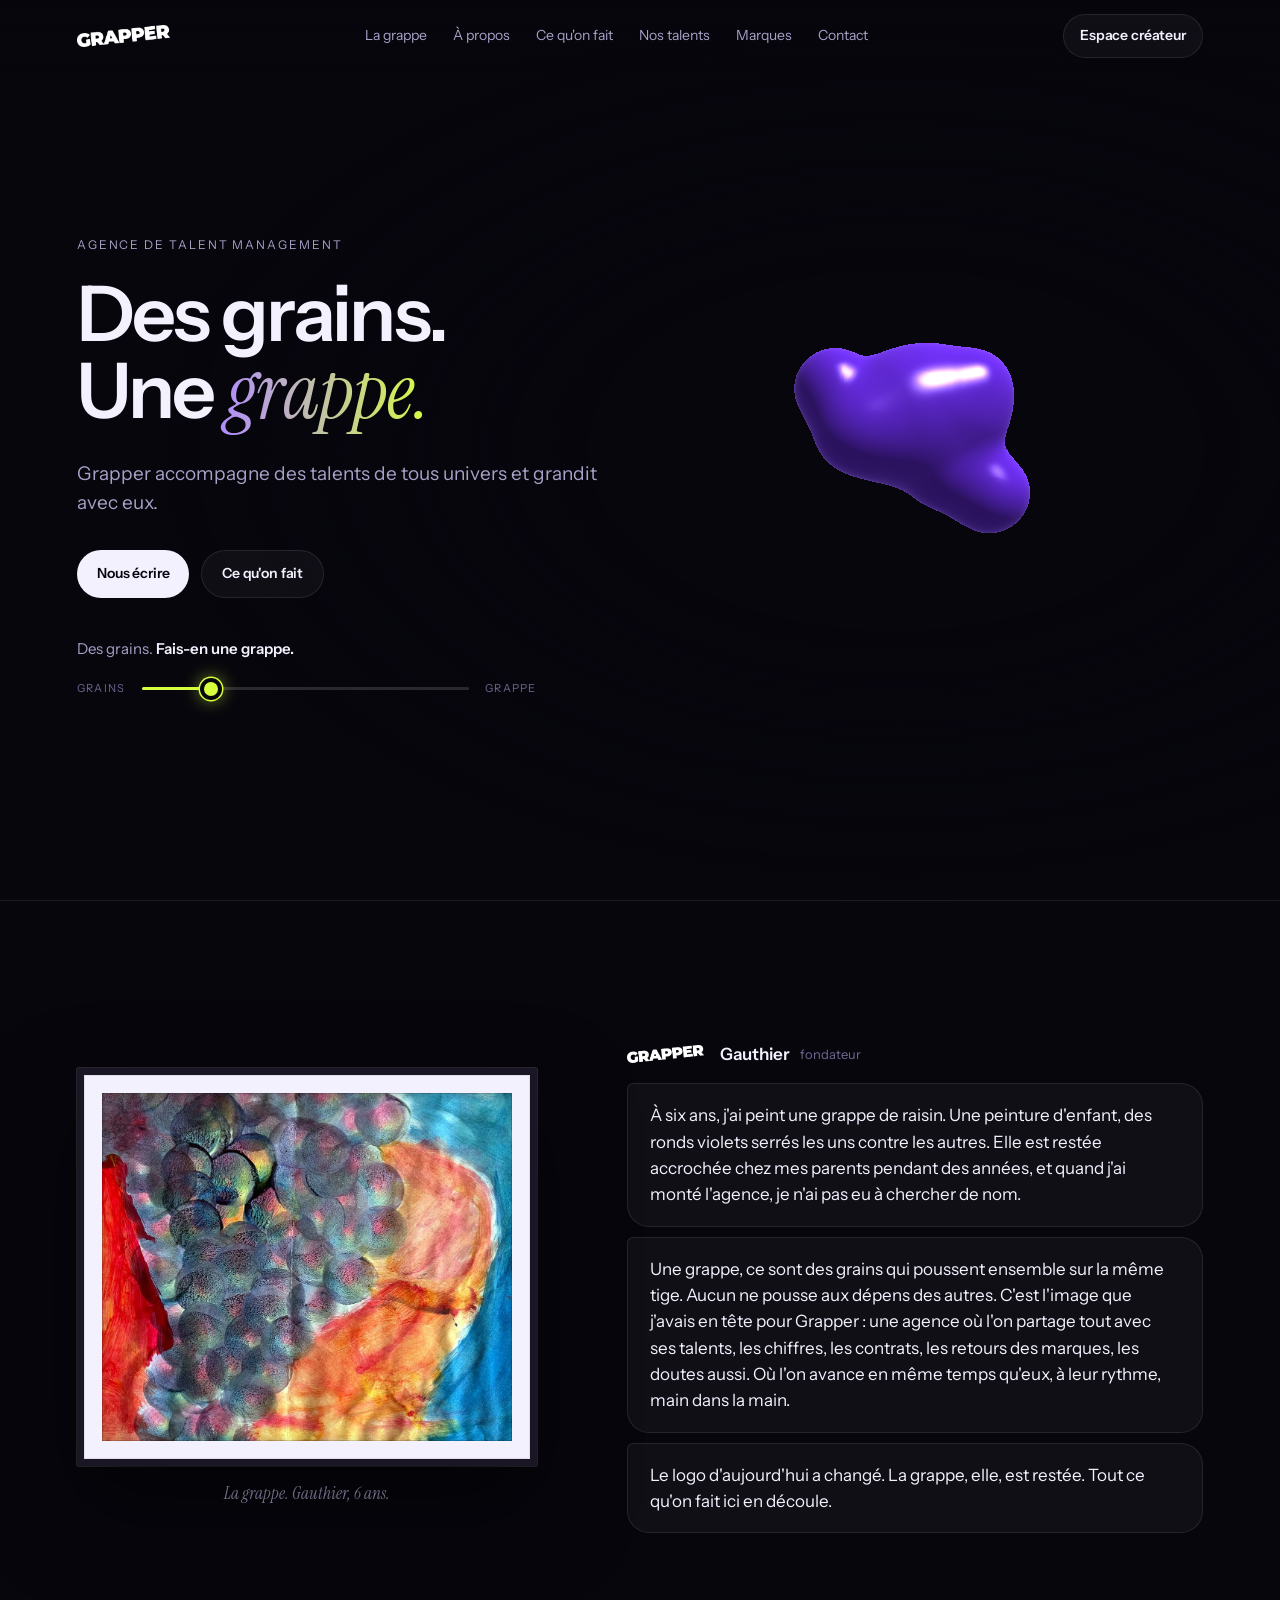
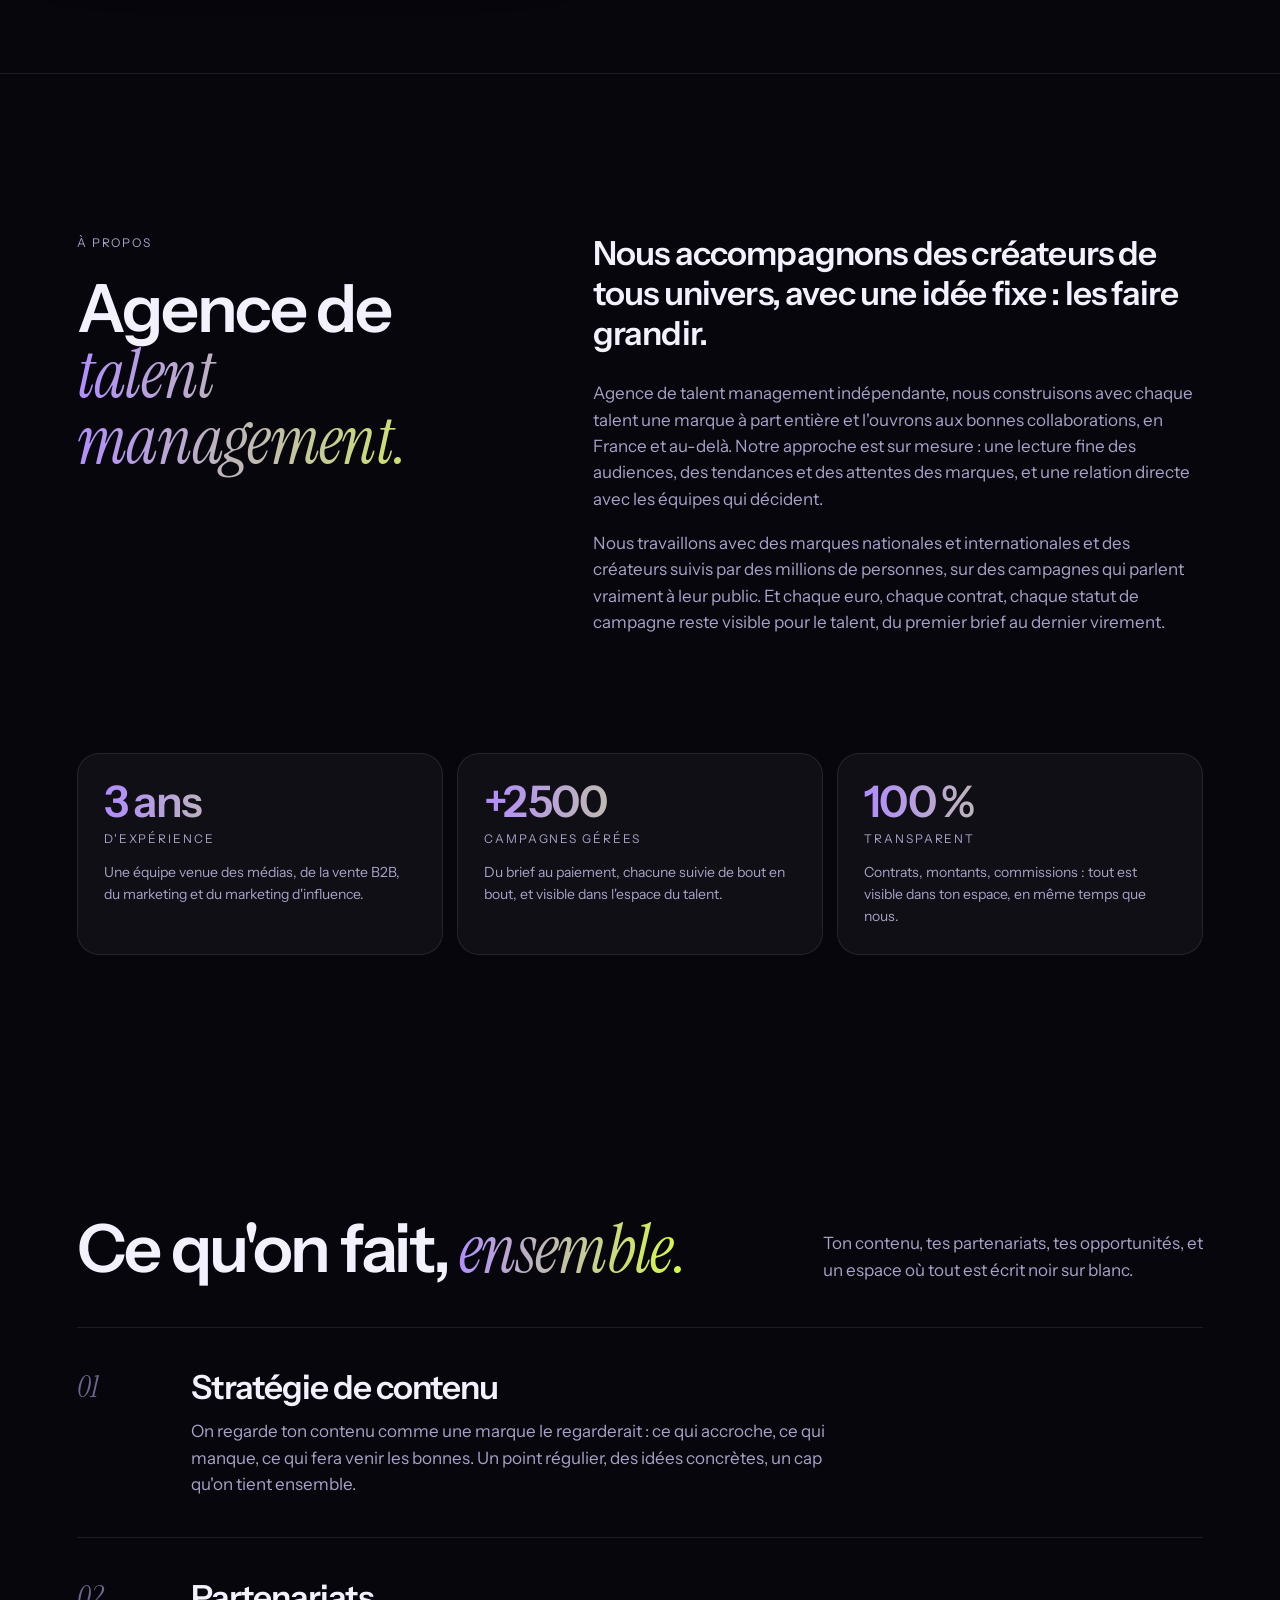
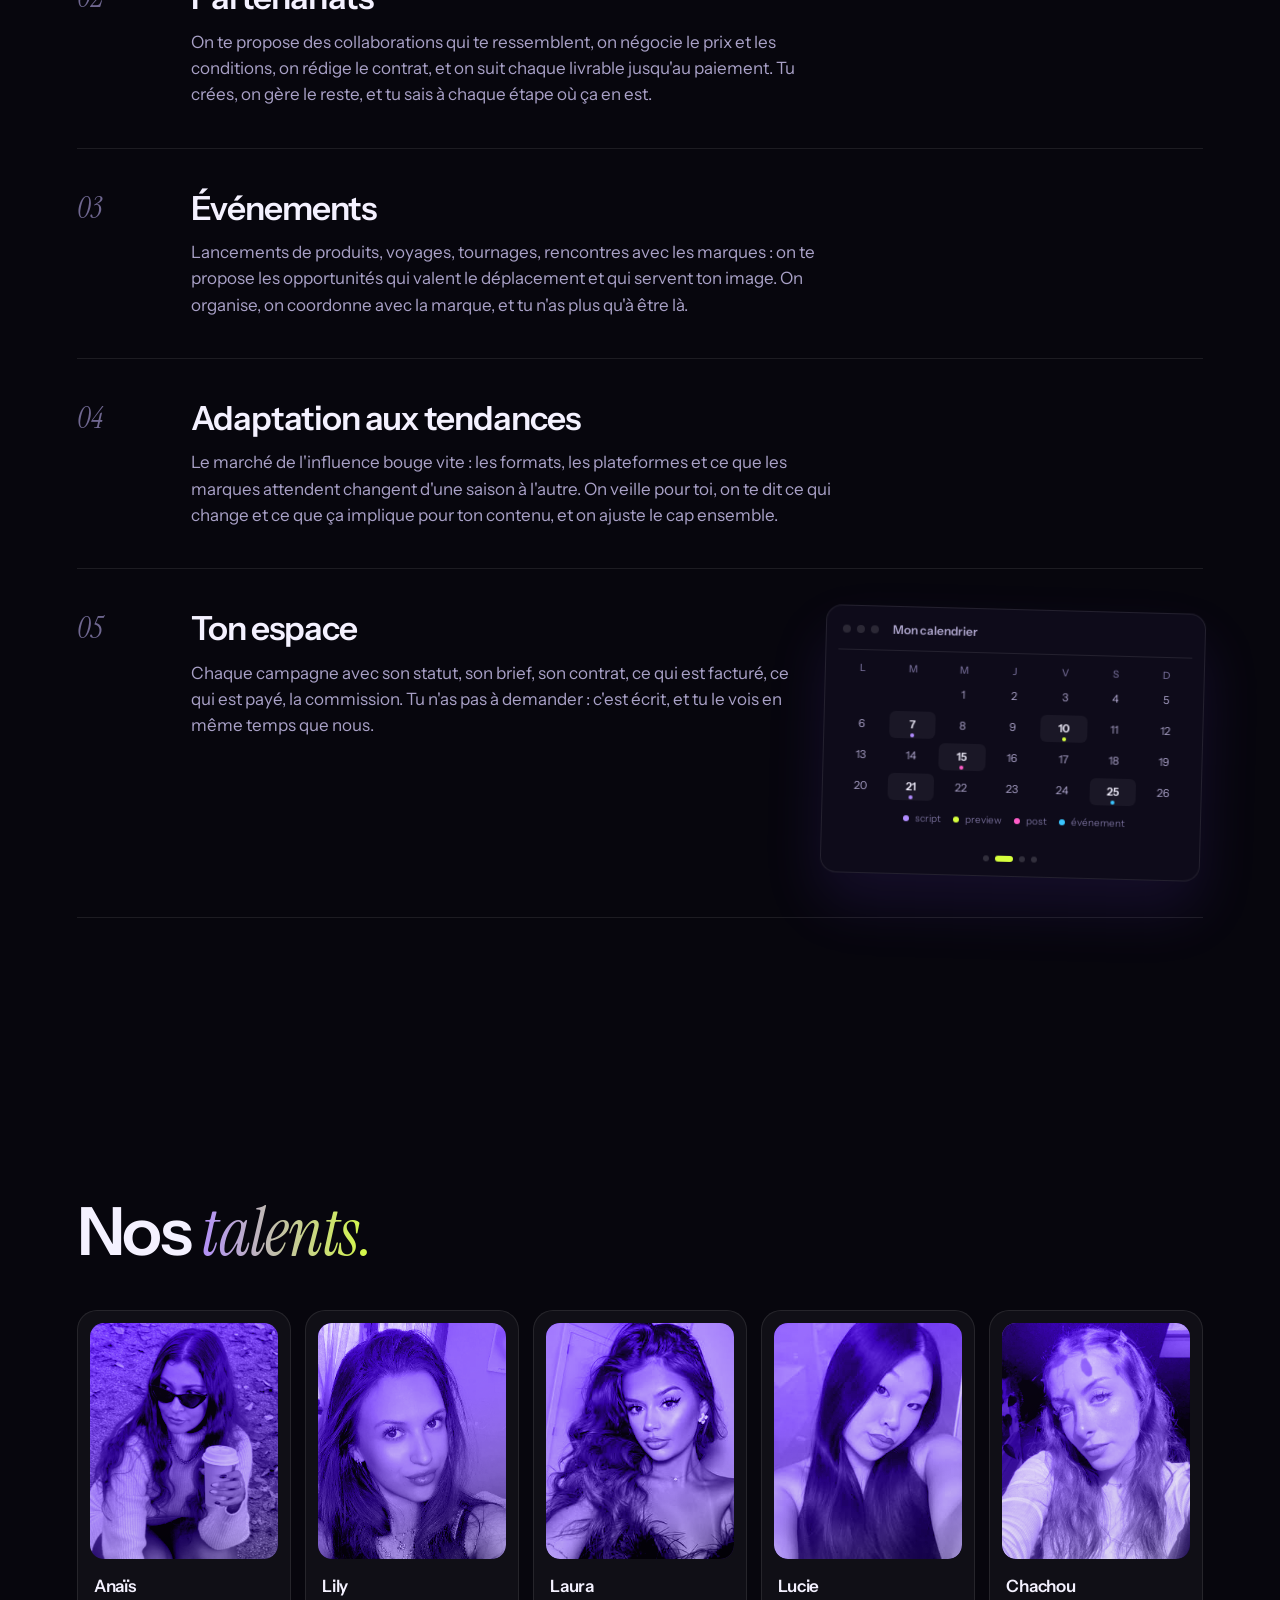
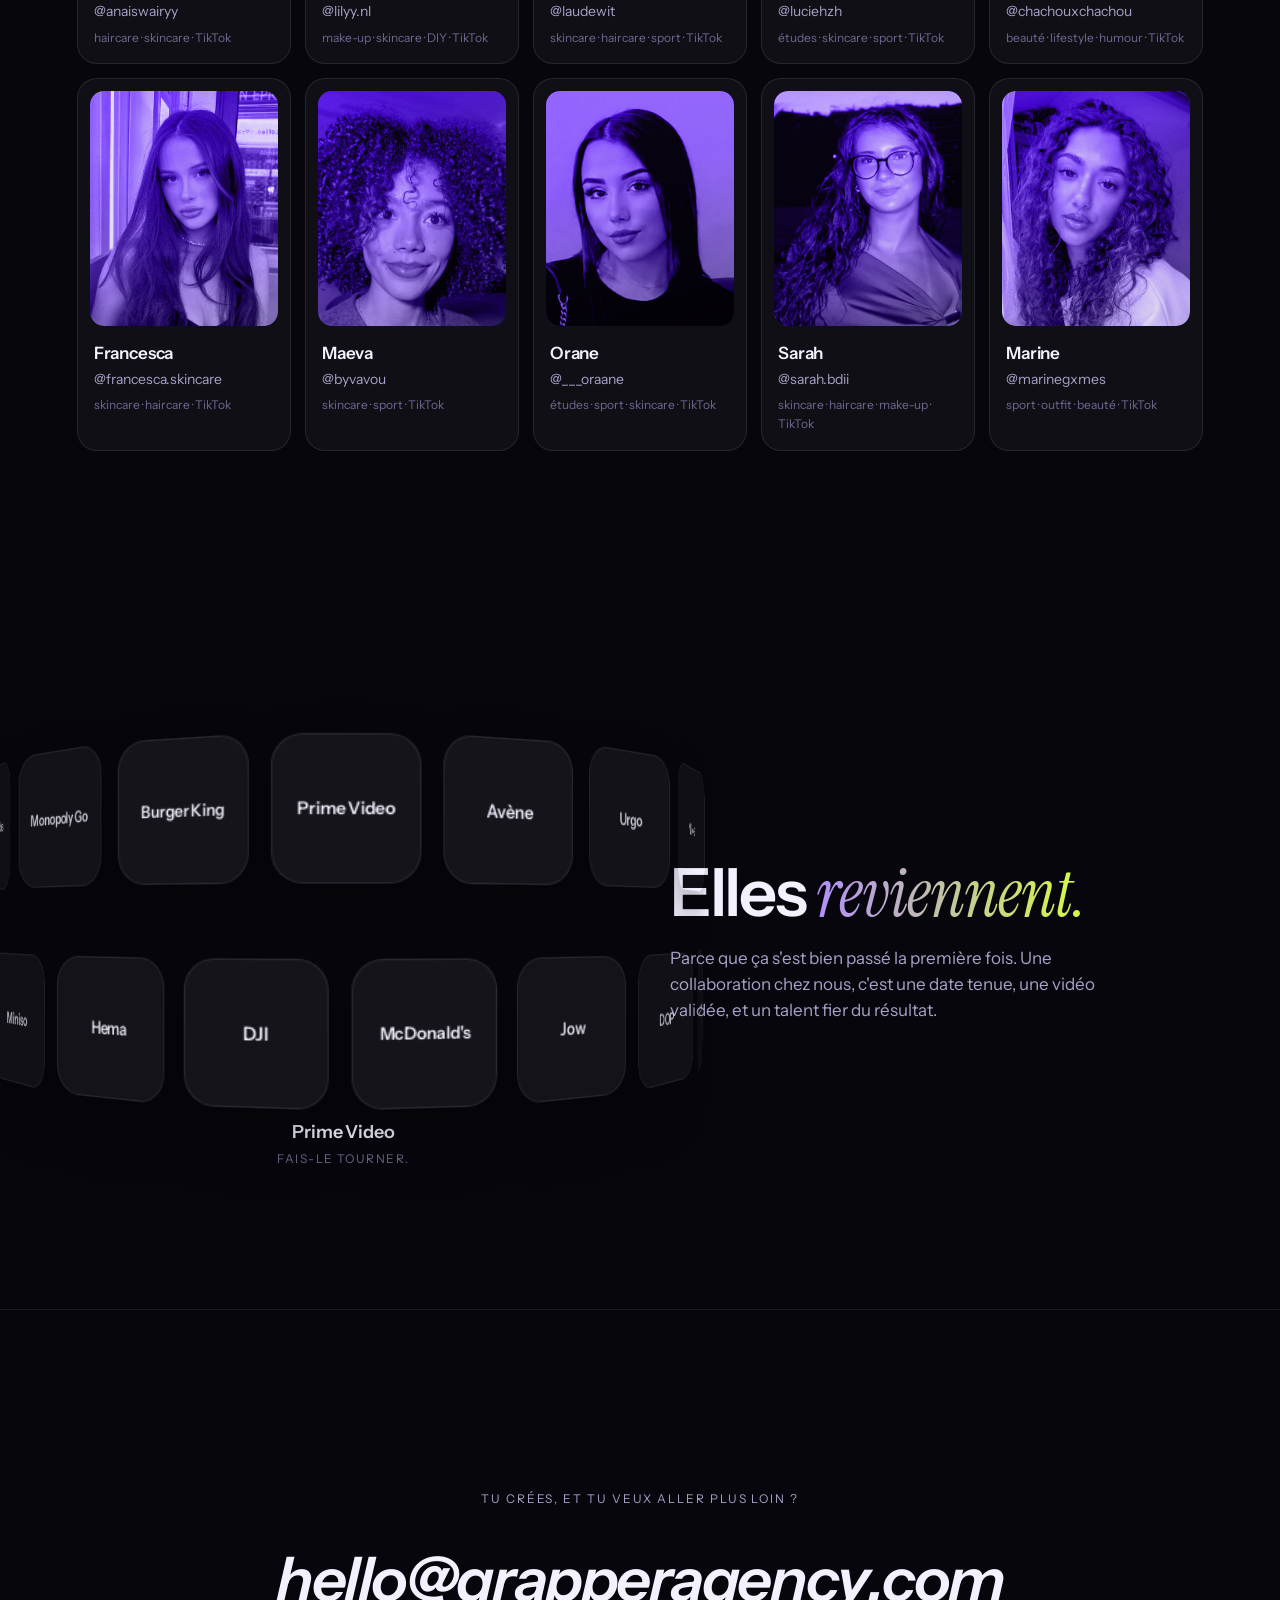
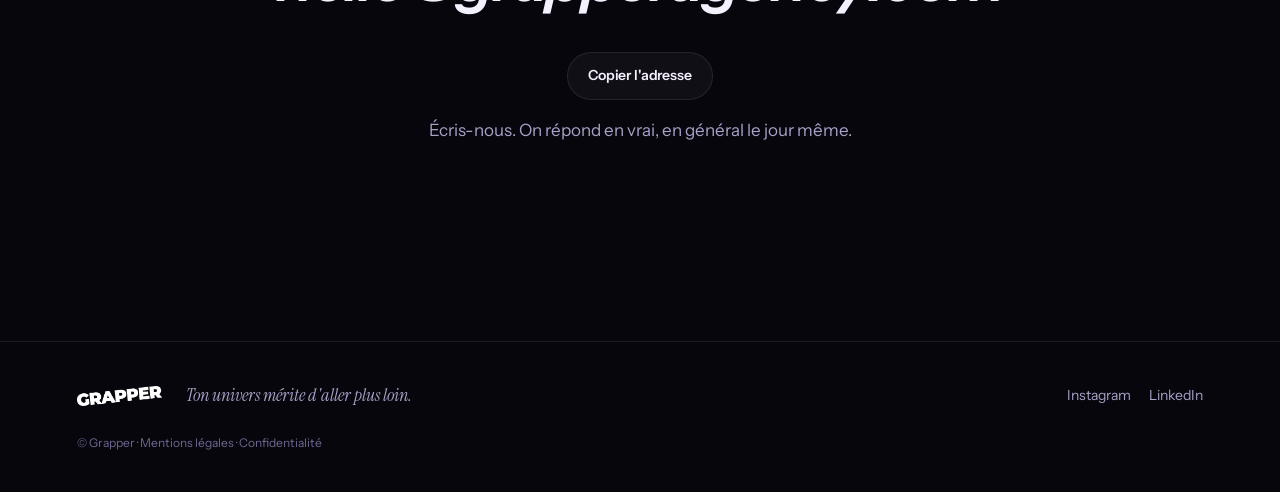
<file: index.html>
<!doctype html>
<html lang="fr">
<head>
<meta charset="utf-8">
<meta name="viewport" content="width=device-width, initial-scale=1">
<title>Grapper · Agence de talent management</title>
<meta name="description" content="Grapper est une agence de talent management. On accompagne des créateurs de contenu de tous univers : stratégie de contenu, partenariats avec les marques, événements, et un espace créateur pour tout suivre.">
<link rel="canonical" href="https://grapperagency.com/">
<meta name="theme-color" content="#07060d">
<link rel="icon" href="logo.png">
<link rel="apple-touch-icon" href="logo.png">
<meta property="og:type" content="website">
<meta property="og:site_name" content="Grapper">
<meta property="og:locale" content="fr_FR">
<meta property="og:url" content="https://grapperagency.com/">
<meta property="og:title" content="Grapper · Agence de talent management">
<meta property="og:description" content="Des grains. Une grappe. Grapper accompagne des talents de tous univers et grandit avec eux.">
<meta property="og:image" content="https://grapperagency.com/og.jpg?v=1790331604">
<meta property="og:image:width" content="1200">
<meta property="og:image:height" content="630">
<meta property="og:image:alt" content="Grapper, agence de talent management. Des grains, une grappe.">
<meta name="twitter:card" content="summary_large_image">
<meta name="twitter:title" content="Grapper · Agence de talent management">
<meta name="twitter:description" content="Des grains. Une grappe. Grapper accompagne des talents de tous univers et grandit avec eux.">
<meta name="twitter:image" content="https://grapperagency.com/og.jpg?v=1790331604">
<script type="application/ld+json">
{
  "@context": "https://schema.org",
  "@type": "Organization",
  "name": "Grapper",
  "alternateName": "Grapper Agency",
  "legalName": "GRAPPER ENTERPRISES S.L.",
  "url": "https://grapperagency.com/",
  "logo": "https://grapperagency.com/logo.png",
  "image": "https://grapperagency.com/og.jpg",
  "description": "Agence de talent management. Grapper accompagne des créateurs de contenu de tous univers et grandit avec eux.",
  "email": "hello@grapperagency.com",
  "founder": { "@type": "Person", "name": "Gauthier Radouan" },
  "address": {
    "@type": "PostalAddress",
    "streetAddress": "Calle Calabria 149",
    "postalCode": "08015",
    "addressLocality": "Barcelona",
    "addressCountry": "ES"
  },
  "sameAs": [
    "https://www.instagram.com/grapperagency/",
    "https://www.linkedin.com/company/grapper-agency/"
  ]
}
</script>
<link rel="preconnect" href="https://fonts.googleapis.com">
<link rel="preconnect" href="https://fonts.gstatic.com" crossorigin>
<link href="https://fonts.googleapis.com/css2?family=Instrument+Sans:ital,wght@0,400;0,500;0,600;0,700;1,400&family=Instrument+Serif:ital@0;1&display=swap" rel="stylesheet">
<link rel="stylesheet" href="style.css?v=1790328348">
</head>
<body>

<header class="tete">
  <a href="#haut" class="marque"><img src="logo-lettres.png" alt="Grapper" class="marque-lettres"></a>
  <nav class="tete-liens">
    <a href="#grappe-histoire">La grappe</a>
    <a href="#apropos">À propos</a>
    <a href="#services">Ce qu'on fait</a>
    <a href="#creatrices">Nos talents</a>
    <a href="#marques">Marques</a>
    <a href="#contact">Contact</a>
  </nav>
  <div class="tete-droite">
    <a class="bouton bouton-clair aimant" href="https://app.grapperagency.com"><span>Espace créateur</span></a>
    <button class="bouton-menu" id="ouvrir-menu" aria-expanded="false" aria-controls="menu"><span></span><span></span></button>
  </div>
</header>

<nav class="menu" id="menu" aria-hidden="true">
  <a href="#grappe-histoire" data-ferme>La grappe</a>
  <a href="#apropos" data-ferme>À propos</a>
  <a href="#services" data-ferme>Ce qu'on fait</a>
  <a href="#creatrices" data-ferme>Nos talents</a>
  <a href="#marques" data-ferme>Les marques</a>
  <a href="#contact" data-ferme>Écrire</a>
  <a href="https://app.grapperagency.com">Espace créateur</a>
</nav>

<main id="haut">

  <section class="hero">
    <div class="matiere" aria-hidden="true"><div class="goo"><canvas id="grappe"></canvas></div></div>
    <div class="hero-int">
      <p class="sur-titre reveal">Agence de Talent Management</p>
      <h1 class="lignes">
        <span class="ligne"><span>Des grains.</span></span>
        <span class="ligne"><span>Une <em>grappe.</em></span></span>
      </h1>
      <p class="hero-texte reveal">Grapper accompagne des talents de tous univers et grandit avec eux.</p>
      <div class="hero-actions reveal">
        <a href="#contact" class="bouton bouton-plein aimant"><span>Nous écrire</span></a>
        <a href="#services" class="bouton bouton-ligne aimant"><span>Ce qu'on fait</span></a>
      </div>
      <div class="reunir reveal" id="reunir">
        <p class="reunir-mot" id="reunir-mot">Des grains. <b>Fais-en une grappe.</b></p>
        <label class="cohesion">
          <span>grains</span>
          <input type="range" id="cohesion" min="0" max="100" value="0" autocomplete="off" aria-label="Faire pousser la grappe">
          <span>grappe</span>
        </label>
      </div>
    </div>
  </section>

  <!-- La grappe : l'histoire, dite par Gauthier -->
  <section class="grappe" id="grappe-histoire">
    <figure class="tableau reveal">
      <div class="tableau-cadre"><img src="photos/grappe.jpg" alt="La grappe peinte par Gauthier à six ans" onerror="this.parentElement.classList.add('vide'); this.remove()"><span class="tableau-vide">la peinture, bientôt ici</span></div>
      <figcaption>La grappe. Gauthier, 6 ans.</figcaption>
    </figure>
    <div class="parole">
      <div class="parole-tete reveal"><img src="logo-lettres.png" alt="Grapper" class="marque-lettres"><b>Gauthier</b><span>fondateur</span></div>
      <div class="bulle reveal"><p>À six ans, j'ai peint une grappe de raisin. Une peinture d'enfant, des ronds violets serrés les uns contre les autres. Elle est restée accrochée chez mes parents pendant des années, et quand j'ai monté l'agence, je n'ai pas eu à chercher de nom.</p></div>
      <div class="bulle reveal"><p>Une grappe, ce sont des grains qui poussent ensemble sur la même tige. Aucun ne pousse aux dépens des autres. C'est l'image que j'avais en tête pour Grapper : une agence où l'on partage tout avec ses talents, les chiffres, les contrats, les retours des marques, les doutes aussi. Où l'on avance en même temps qu'eux, à leur rythme, main dans la main.</p></div>
      <div class="bulle reveal"><p>Le logo d'aujourd'hui a changé. La grappe, elle, est restée. Tout ce qu'on fait ici en découle.</p></div>
    </div>
  </section>

  <!-- À propos -->
  <section class="apropos" id="apropos">
    <div class="apropos-tete">
      <p class="sur-titre reveal">À propos</p>
      <h2 class="reveal">Agence de <em>talent management.</em></h2>
    </div>
    <div class="apropos-texte">
      <p class="apropos-grand reveal">Nous accompagnons des créateurs de tous univers, avec une idée fixe : les faire grandir.</p>
      <p class="reveal">Agence de talent management indépendante, nous construisons avec chaque talent une marque à part entière et l'ouvrons aux bonnes collaborations, en France et au-delà. Notre approche est sur mesure : une lecture fine des audiences, des tendances et des attentes des marques, et une relation directe avec les équipes qui décident.</p>
      <p class="reveal">Nous travaillons avec des marques nationales et internationales et des créateurs suivis par des millions de personnes, sur des campagnes qui parlent vraiment à leur public. Et chaque euro, chaque contrat, chaque statut de campagne reste visible pour le talent, du premier brief au dernier virement.</p>
    </div>
    <ul class="chiffres">
      <li class="reveal"><b data-compte="3" data-suffixe=" ans">3 ans</b><span class="chiffre-titre">d'expérience</span><p>Une équipe venue des médias, de la vente B2B, du marketing et du marketing d'influence.</p></li>
      <li class="reveal"><b data-compte="2500" data-prefixe="+">+2 500</b><span class="chiffre-titre">campagnes gérées</span><p>Du brief au paiement, chacune suivie de bout en bout, et visible dans l'espace du talent.</p></li>
      <li class="reveal"><b>100 %</b><span class="chiffre-titre">transparent</span><p>Contrats, montants, commissions : tout est visible dans ton espace, en même temps que nous.</p></li>
    </ul>
  </section>

  <!-- Ce qu'on fait : un bento -->
  <section class="section" id="services">
    <div class="section-tete">
      <h2 class="reveal">Ce qu'on fait, <em>ensemble.</em></h2>
      <p class="reveal">Ton contenu, tes partenariats, tes opportunités, et un espace où tout est écrit noir sur blanc.</p>
    </div>
    <ol class="piliers">
      <li class="pilier reveal">
        <span class="pilier-num">01</span>
        <div class="pilier-corps">
          <h3>Stratégie de contenu</h3>
          <p>On regarde ton contenu comme une marque le regarderait : ce qui accroche, ce qui manque, ce qui fera venir les bonnes. Un point régulier, des idées concrètes, un cap qu'on tient ensemble.</p>
        </div>
      </li>
      <li class="pilier reveal">
        <span class="pilier-num">02</span>
        <div class="pilier-corps">
          <h3>Partenariats</h3>
          <p>On te propose des collaborations qui te ressemblent, on négocie le prix et les conditions, on rédige le contrat, et on suit chaque livrable jusqu'au paiement. Tu crées, on gère le reste, et tu sais à chaque étape où ça en est.</p>
        </div>
      </li>
      <li class="pilier reveal">
        <span class="pilier-num">03</span>
        <div class="pilier-corps">
          <h3>Événements</h3>
          <p>Lancements de produits, voyages, tournages, rencontres avec les marques : on te propose les opportunités qui valent le déplacement et qui servent ton image. On organise, on coordonne avec la marque, et tu n'as plus qu'à être là.</p>
        </div>
      </li>
      <li class="pilier reveal">
        <span class="pilier-num">04</span>
        <div class="pilier-corps">
          <h3>Adaptation aux tendances</h3>
          <p>Le marché de l'influence bouge vite : les formats, les plateformes et ce que les marques attendent changent d'une saison à l'autre. On veille pour toi, on te dit ce qui change et ce que ça implique pour ton contenu, et on ajuste le cap ensemble.</p>
        </div>
      </li>
      <li class="pilier reveal espace">
        <span class="pilier-num">05</span>
        <div class="pilier-corps">
          <h3>Ton espace</h3>
          <p>Chaque campagne avec son statut, son brief, son contrat, ce qui est facturé, ce qui est payé, la commission. Tu n'as pas à demander : c'est écrit, et tu le vois en même temps que nous.</p>
        </div>
        <div class="apercu" aria-hidden="true" id="apercu">
          <div class="apercu-barre"><span></span><span></span><span></span><b id="apercu-titre">Mes campagnes</b></div>
          <div class="apercu-vues">
            <div class="apercu-vue actif" data-titre="Mes campagnes">
              <div class="apercu-ligne"><span>Marque A</span><i class="ok">Payée</i><em>2 400 €</em></div>
              <div class="apercu-ligne"><span>Marque B</span><i class="cours">Preview validée</i><em>1 800 €</em></div>
              <div class="apercu-ligne"><span>Marque C</span><i class="attente">Contrat envoyé</i><em>3 200 €</em></div>
              <div class="apercu-ligne"><span>Marque D</span><i class="cours">Script en relecture</i><em>1 200 €</em></div>
            </div>
            <div class="apercu-vue" data-titre="Mon calendrier">
              <div class="cal">
                <b>L</b><b>M</b><b>M</b><b>J</b><b>V</b><b>S</b><b>D</b>
                <span></span><span></span><span>1</span><span>2</span><span>3</span><span>4</span><span>5</span>
                <span>6</span><span class="j script">7</span><span>8</span><span>9</span><span class="j preview">10</span><span>11</span><span>12</span>
                <span>13</span><span>14</span><span class="j post">15</span><span>16</span><span>17</span><span>18</span><span>19</span>
                <span>20</span><span class="j script">21</span><span>22</span><span>23</span><span>24</span><span class="j event">25</span><span>26</span>
              </div>
              <div class="cal-legende"><i class="script"></i>script <i class="preview"></i>preview <i class="post"></i>post <i class="event"></i>événement</div>
            </div>
            <div class="apercu-vue" data-titre="Mes factures">
              <div class="apercu-ligne"><span>F-2026-041</span><i class="ok">Payée le 12/09</i><em>2 400 €</em></div>
              <div class="apercu-ligne"><span>F-2026-040</span><i class="ok">Payée le 28/08</i><em>1 500 €</em></div>
              <div class="apercu-ligne"><span>F-2026-039</span><i class="cours">Envoyée</i><em>1 800 €</em></div>
              <div class="apercu-ligne"><span>À facturer</span><i class="attente">Post publié</i><em>3 200 €</em></div>
            </div>
            <div class="apercu-vue" data-titre="Brief &amp; contrat">
              <div class="doc"><b>Brief · Marque B</b><span style="width:92%"></span><span style="width:70%"></span><span style="width:84%"></span><span style="width:40%"></span></div>
              <div class="doc"><b>Contrat · signé le 03/09</b><span style="width:60%"></span><span style="width:88%"></span><i class="ok">Exclusivité 30 jours</i></div>
            </div>
          </div>
          <div class="apercu-points"><i class="actif"></i><i></i><i></i><i></i></div>
        </div>
      </li>
    </ol>
  </section>

  <!-- Nos talents -->
  <section class="section" id="creatrices">
    <div class="section-tete">
      <h2 class="reveal">Nos <em>talents.</em></h2>
    </div>
    <div class="creatrices" id="creatrices-grille"></div>
  </section>

  <!-- Les marques -->
  <section class="section marques" id="marques">
    <div class="manege" id="manege" aria-label="Les marques avec lesquelles nos talents ont travaillé">
      <div class="manege-scene">
        <div class="manege-anneau" id="anneau-haut"></div>
        <div class="manege-anneau" id="anneau-bas"></div>
      </div>
      <p class="manege-nom" id="manege-nom">&nbsp;</p>
      <p class="manege-aide">Fais-le tourner.</p>
    </div>
    <div class="marques-texte">
      <h2 class="reveal">Elles <em>reviennent.</em></h2>
      <p class="reveal">Parce que ça s'est bien passé la première fois. Une collaboration chez nous, c'est une date tenue, une vidéo validée, et un talent fier du résultat.</p>
      <div class="marques-defile" aria-hidden="true"><div id="marques-defile"></div></div>
    </div>
  </section>

  <!-- Écrire -->
  <section class="contact" id="contact">
    <p class="sur-titre reveal">Tu crées, et tu veux aller plus loin ?</p>
    <a href="mailto:hello@grapperagency.com" class="mail reveal" id="mail"><span>hello@grapperagency.com</span></a>
    <div class="contact-actions reveal">
      <button class="bouton bouton-ligne copier" id="copier" type="button" data-adresse="hello@grapperagency.com"><span>Copier l'adresse</span></button>
    </div>
    <p class="contact-note reveal">Écris-nous. On répond en vrai, en général le jour même.</p>
  </section>

</main>

<footer class="pied">
  <div class="pied-marque"><img src="logo-lettres.png" alt="Grapper" class="marque-lettres"></div>
  <p class="pied-phrase">Ton univers mérite d'aller plus loin.</p>
  <nav class="pied-liens" aria-label="Réseaux">
    <a href="https://www.instagram.com/grapperagency/" target="_blank" rel="noopener">Instagram</a>
    <a href="https://www.linkedin.com/company/grapper-agency/" target="_blank" rel="noopener">LinkedIn</a>
  </nav>
  <p class="pied-petit">© Grapper · <a href="mentions-legales.html">Mentions légales</a> · <a href="confidentialite.html">Confidentialité</a></p>
</footer>

<script src="talents.js?v=1790328348"></script>
<script src="matiere.js?v=1790328348"></script>
<script src="script.js?v=1790328348"></script>
</body>
</html>
</file>
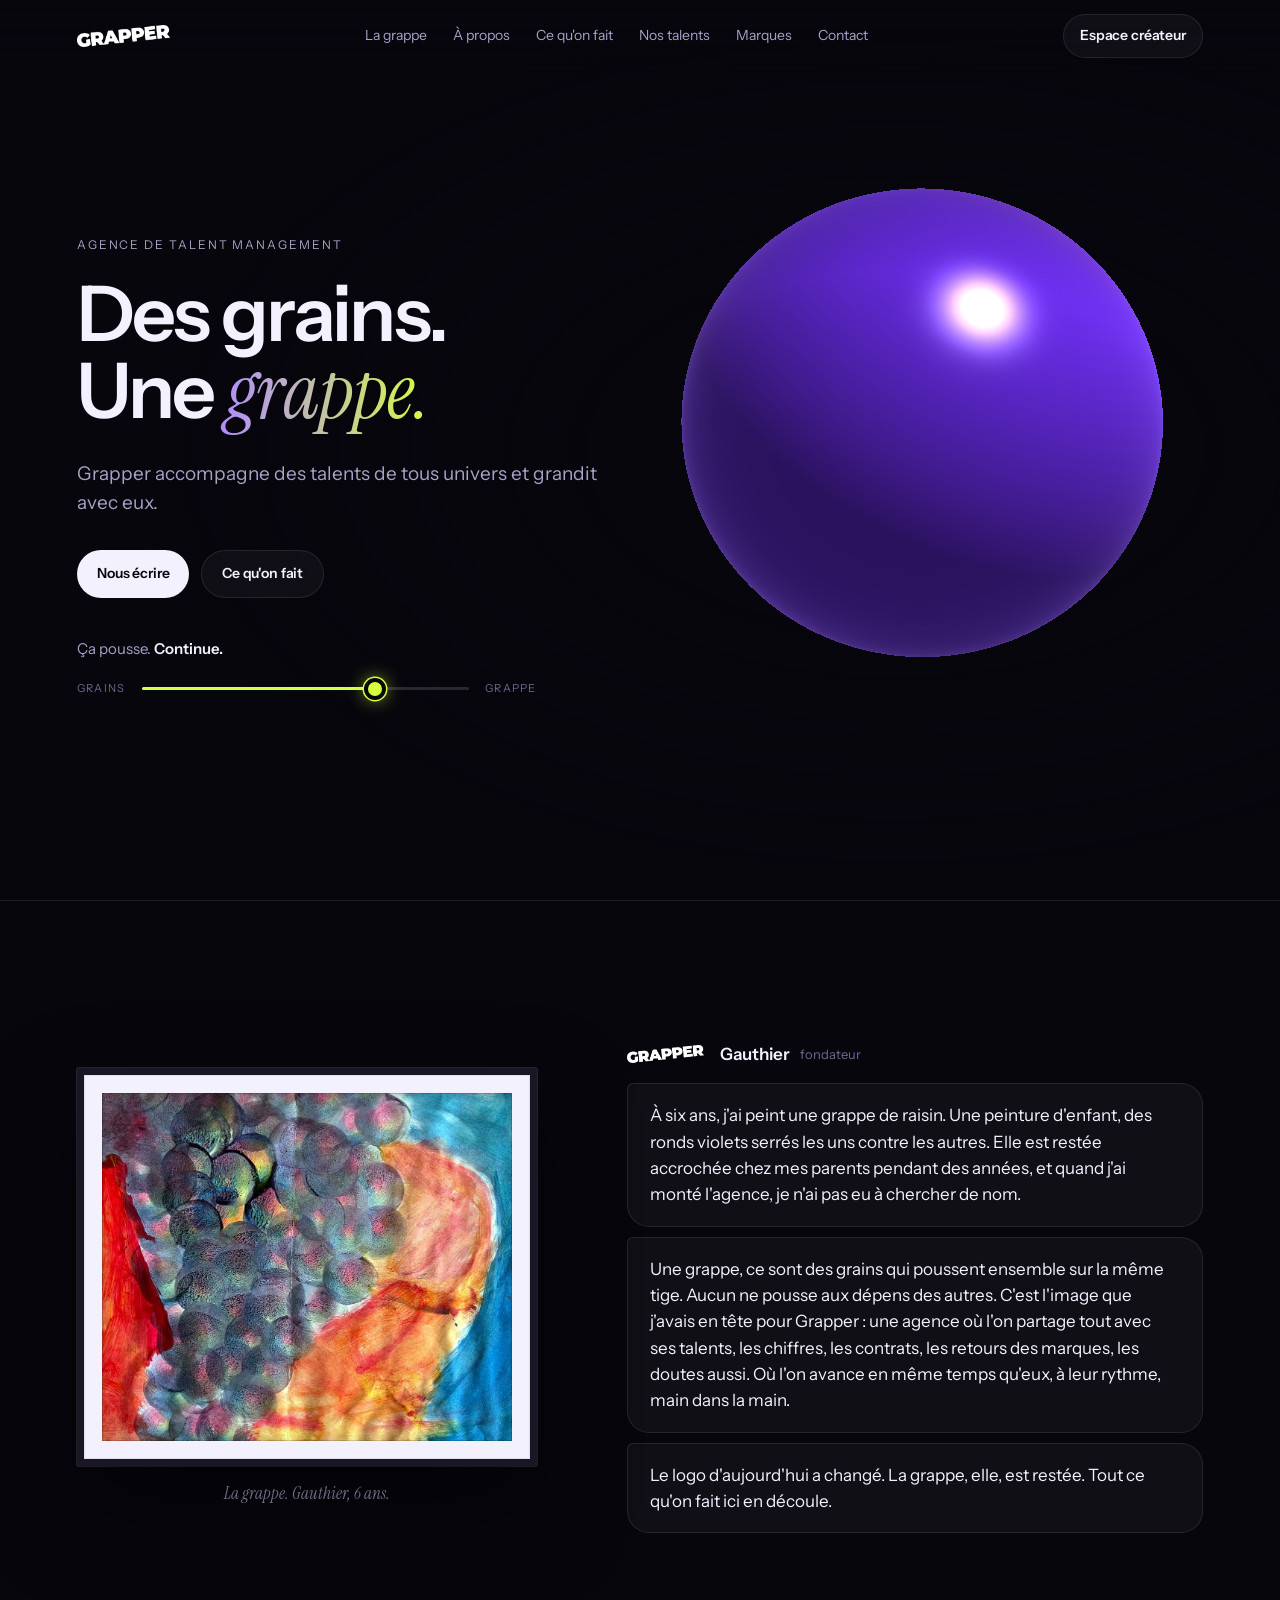
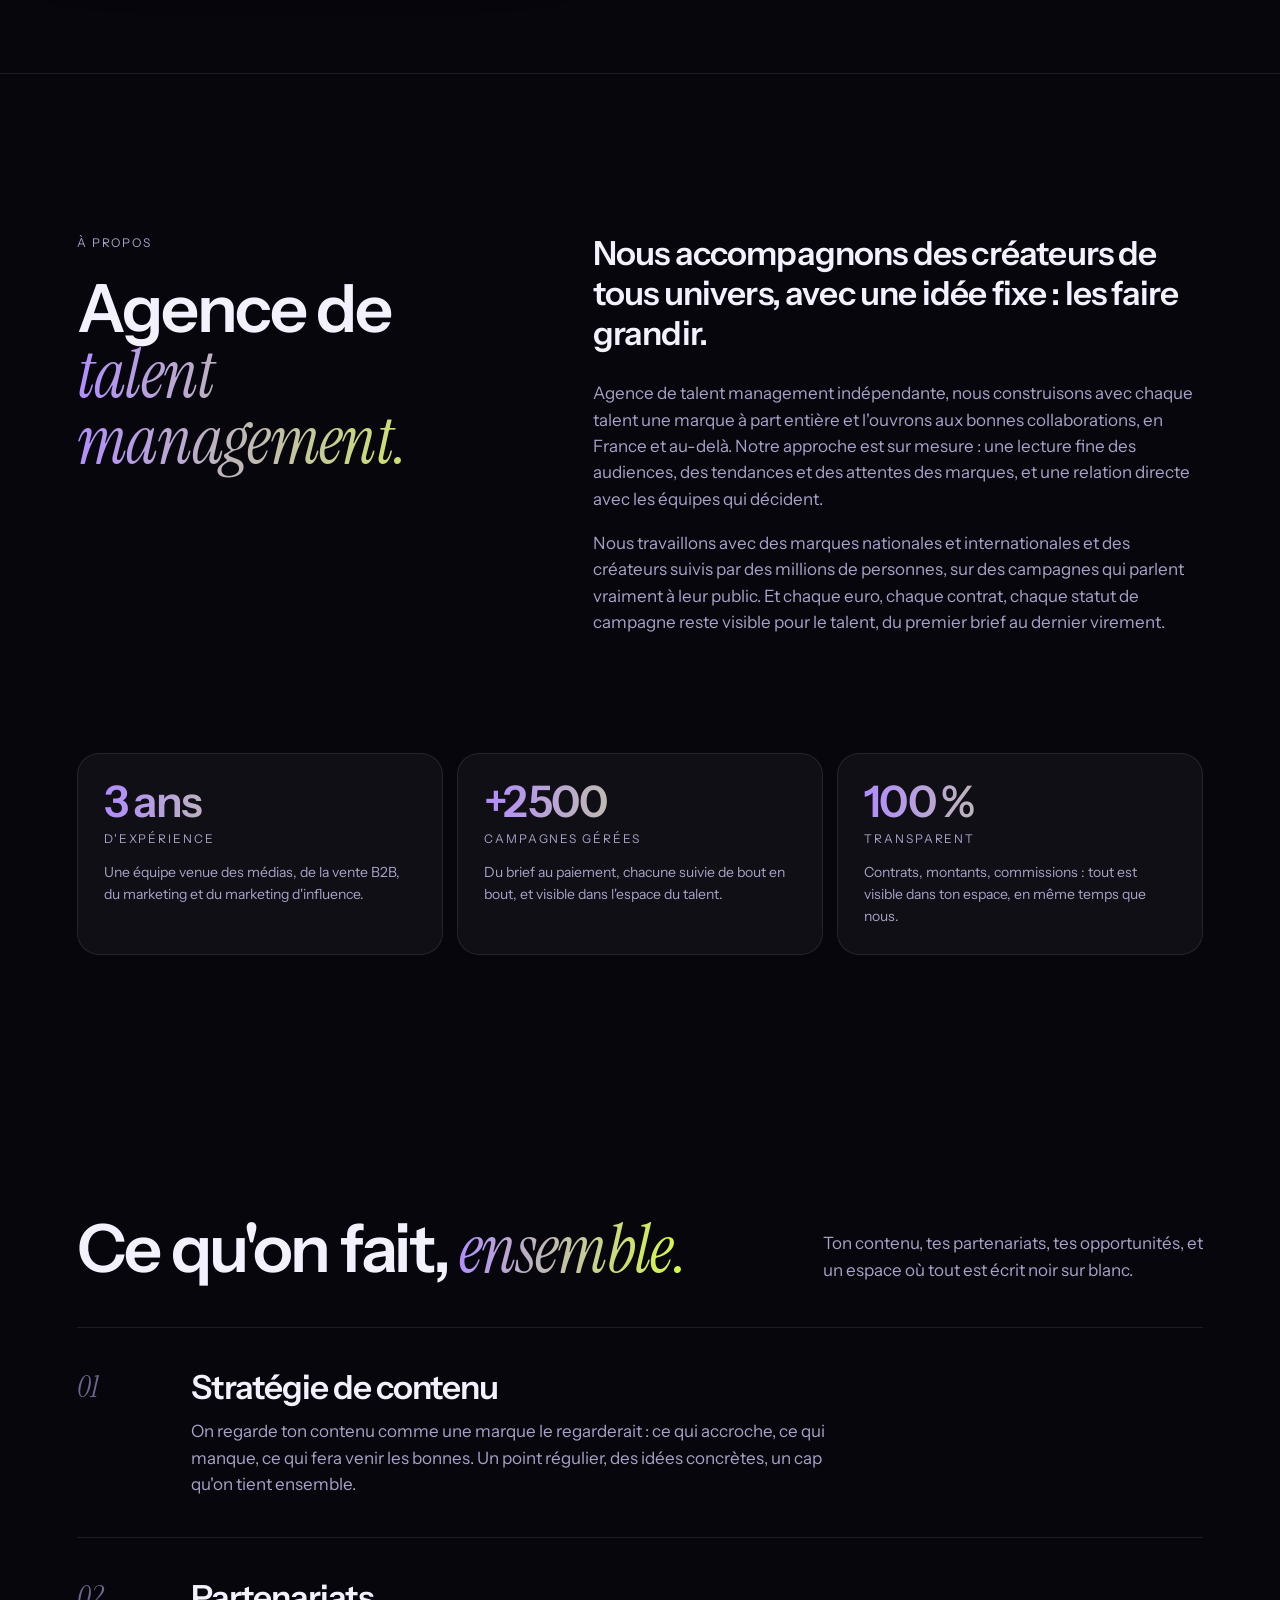
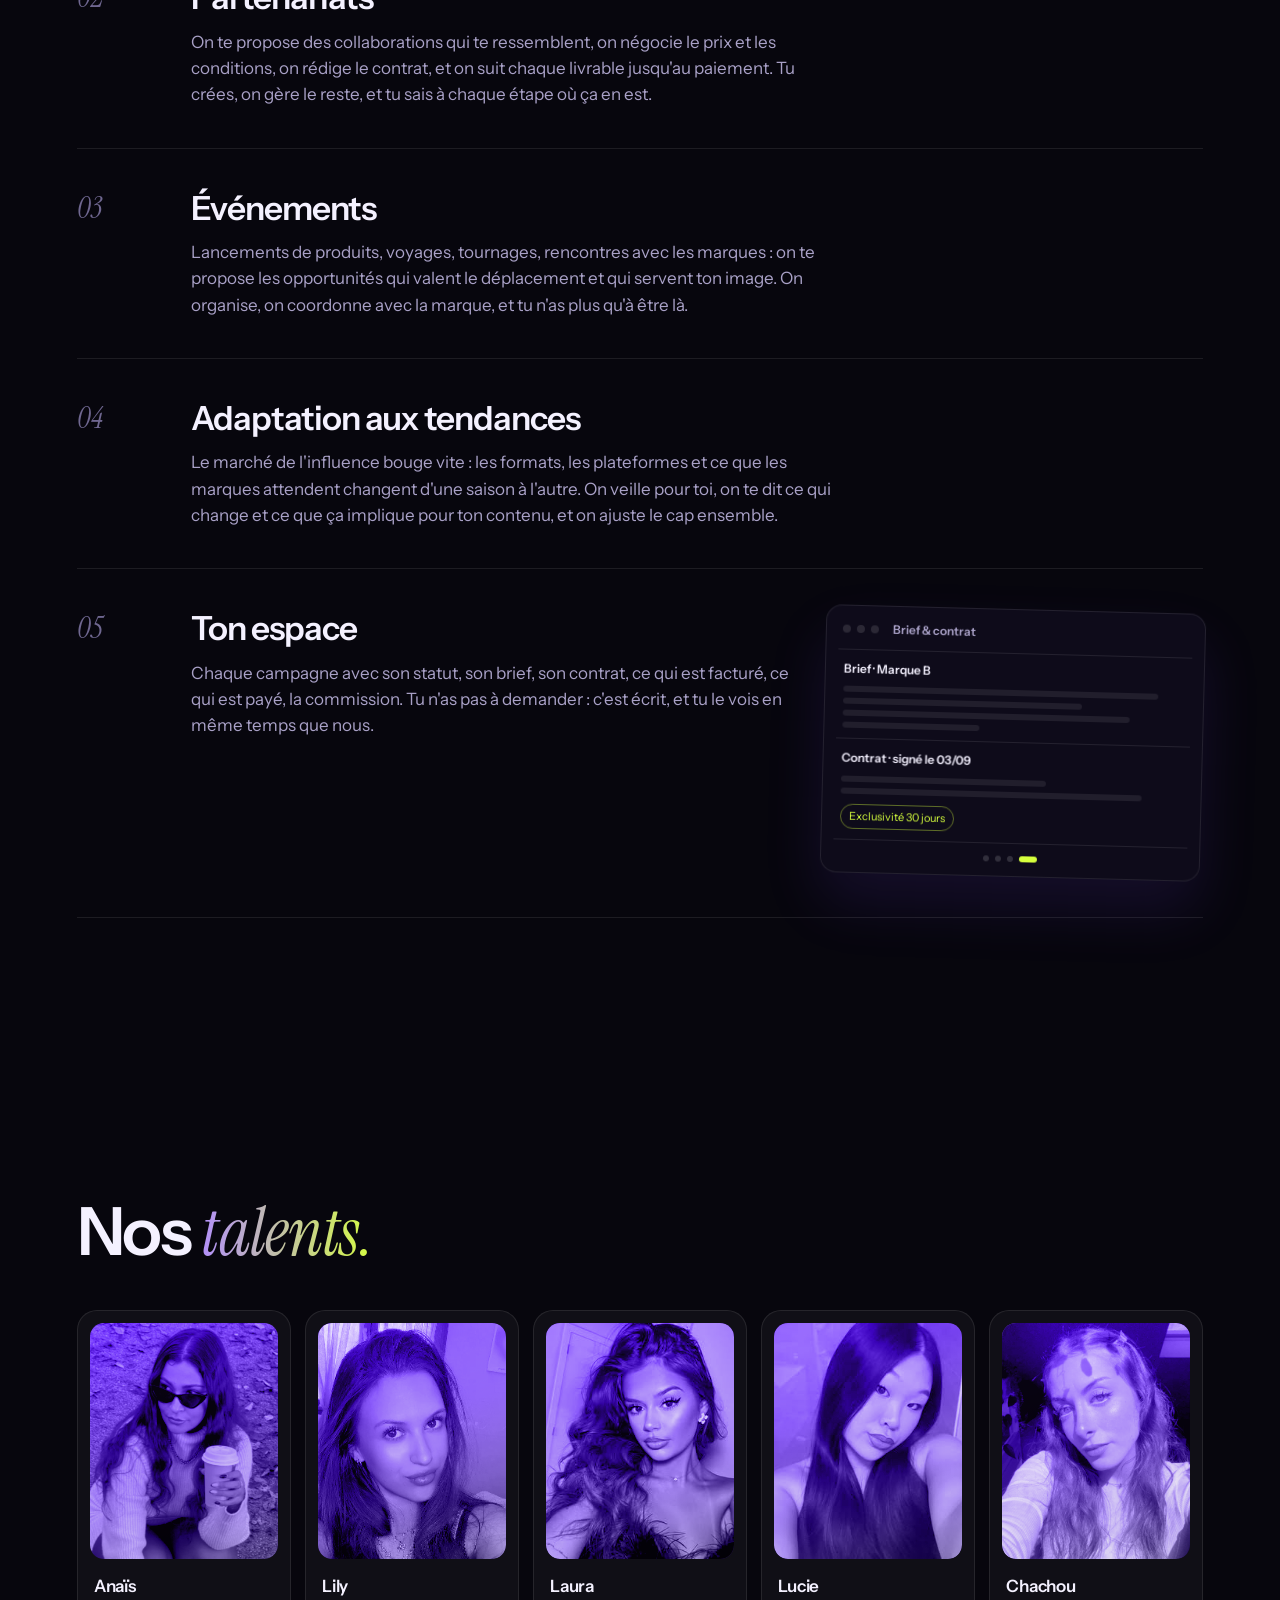
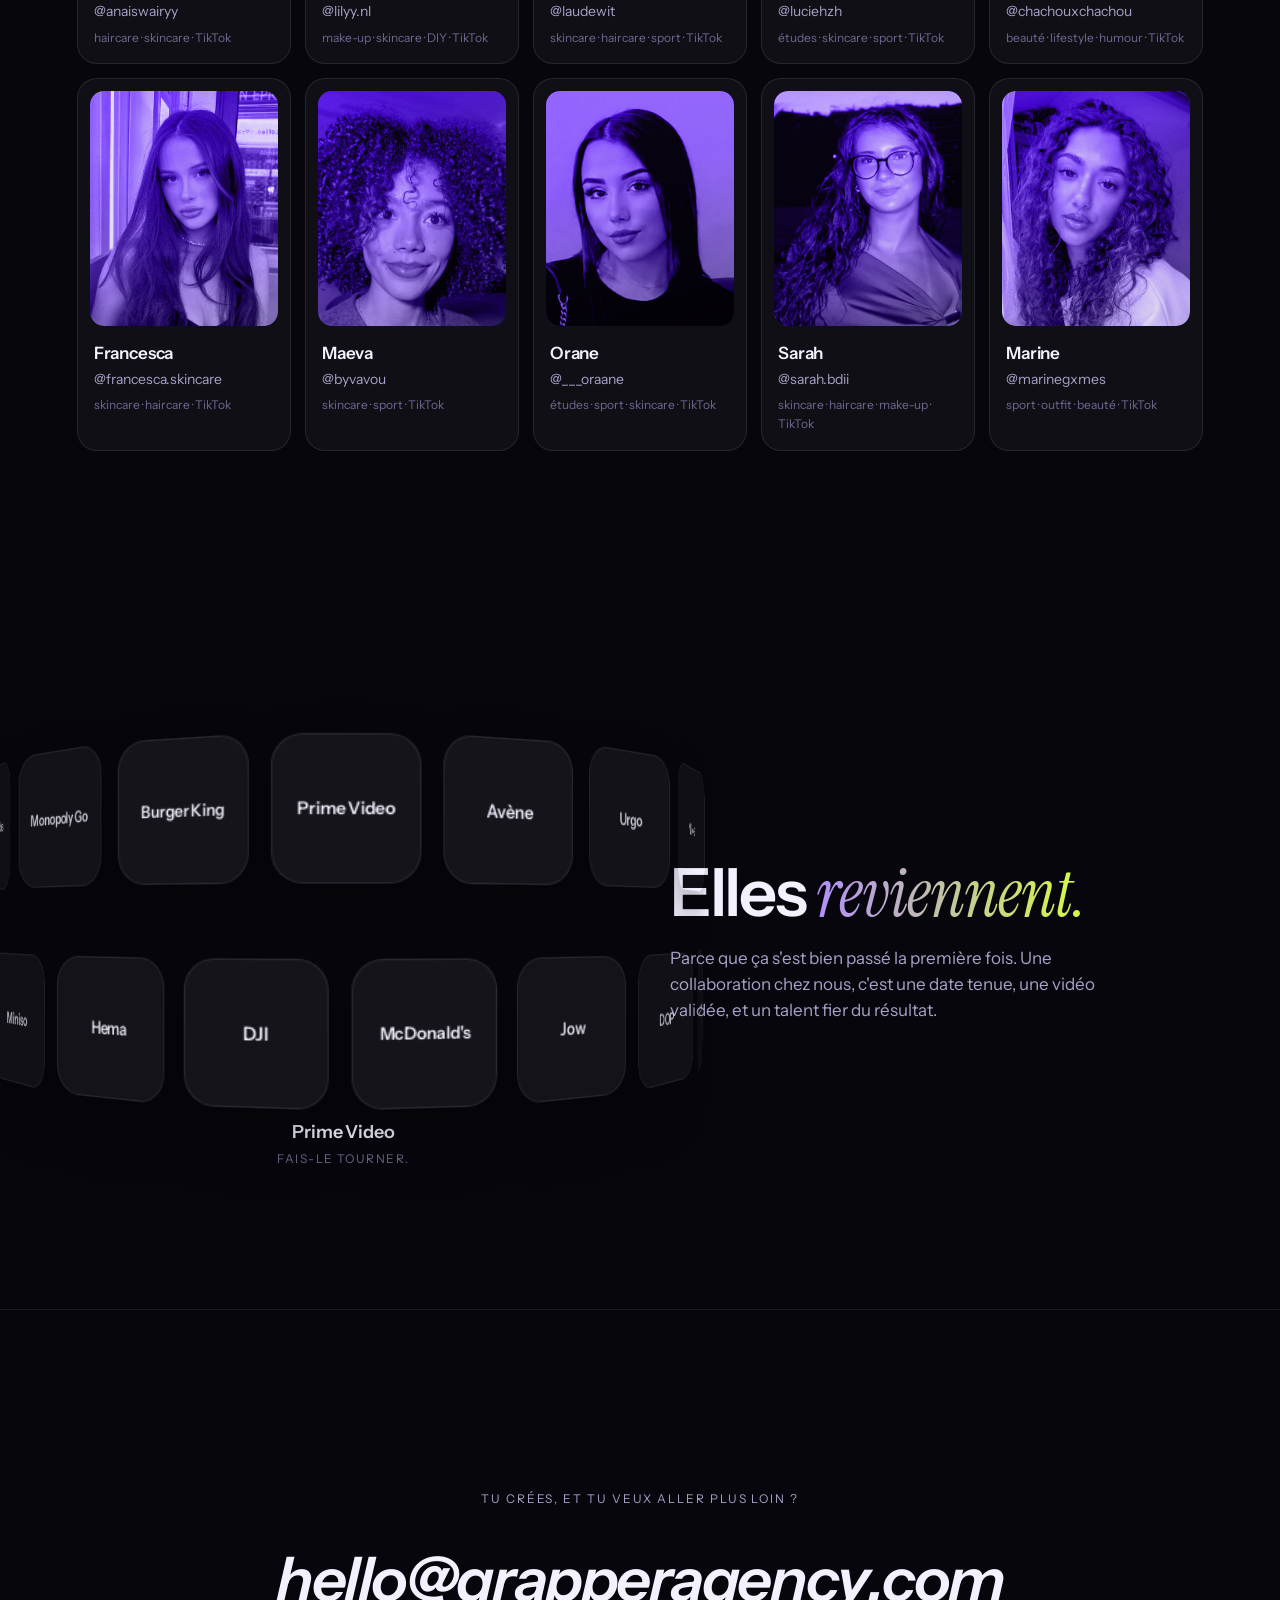
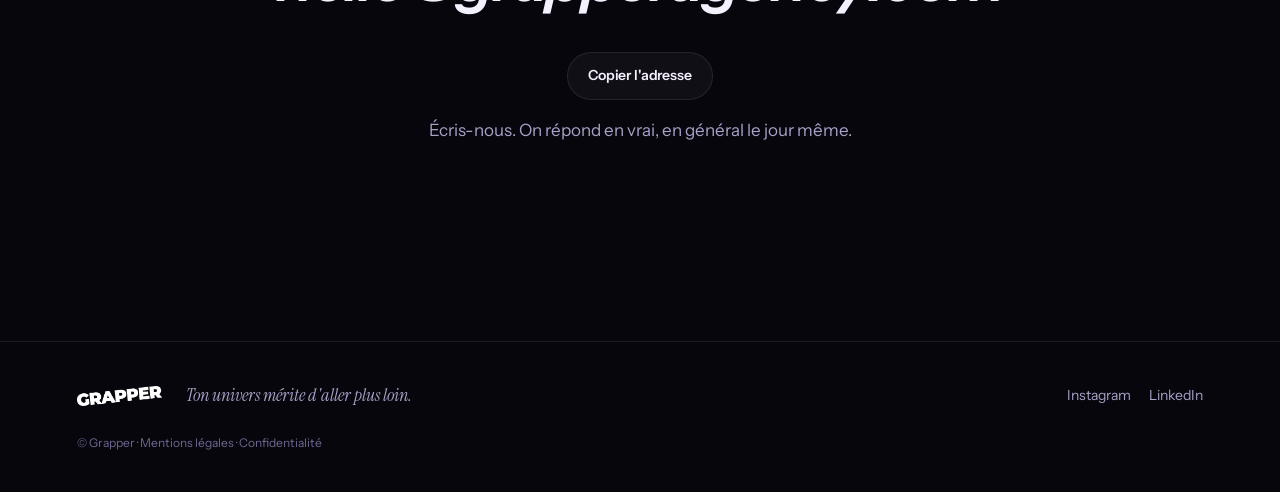
<file: creatrices/index.html>
<!doctype html>
<html lang="fr">
<head>
<meta charset="utf-8">
<title>Grapper</title>
<meta name="robots" content="noindex">
<link rel="canonical" href="https://grapperagency.com/">
<meta http-equiv="refresh" content="0; url=/#creatrices">
<script>location.replace("/#creatrices");</script>
</head>
<body><p>Cette page a déménagé : <a href="/#creatrices">continuer</a>.</p></body>
</html>
</file>
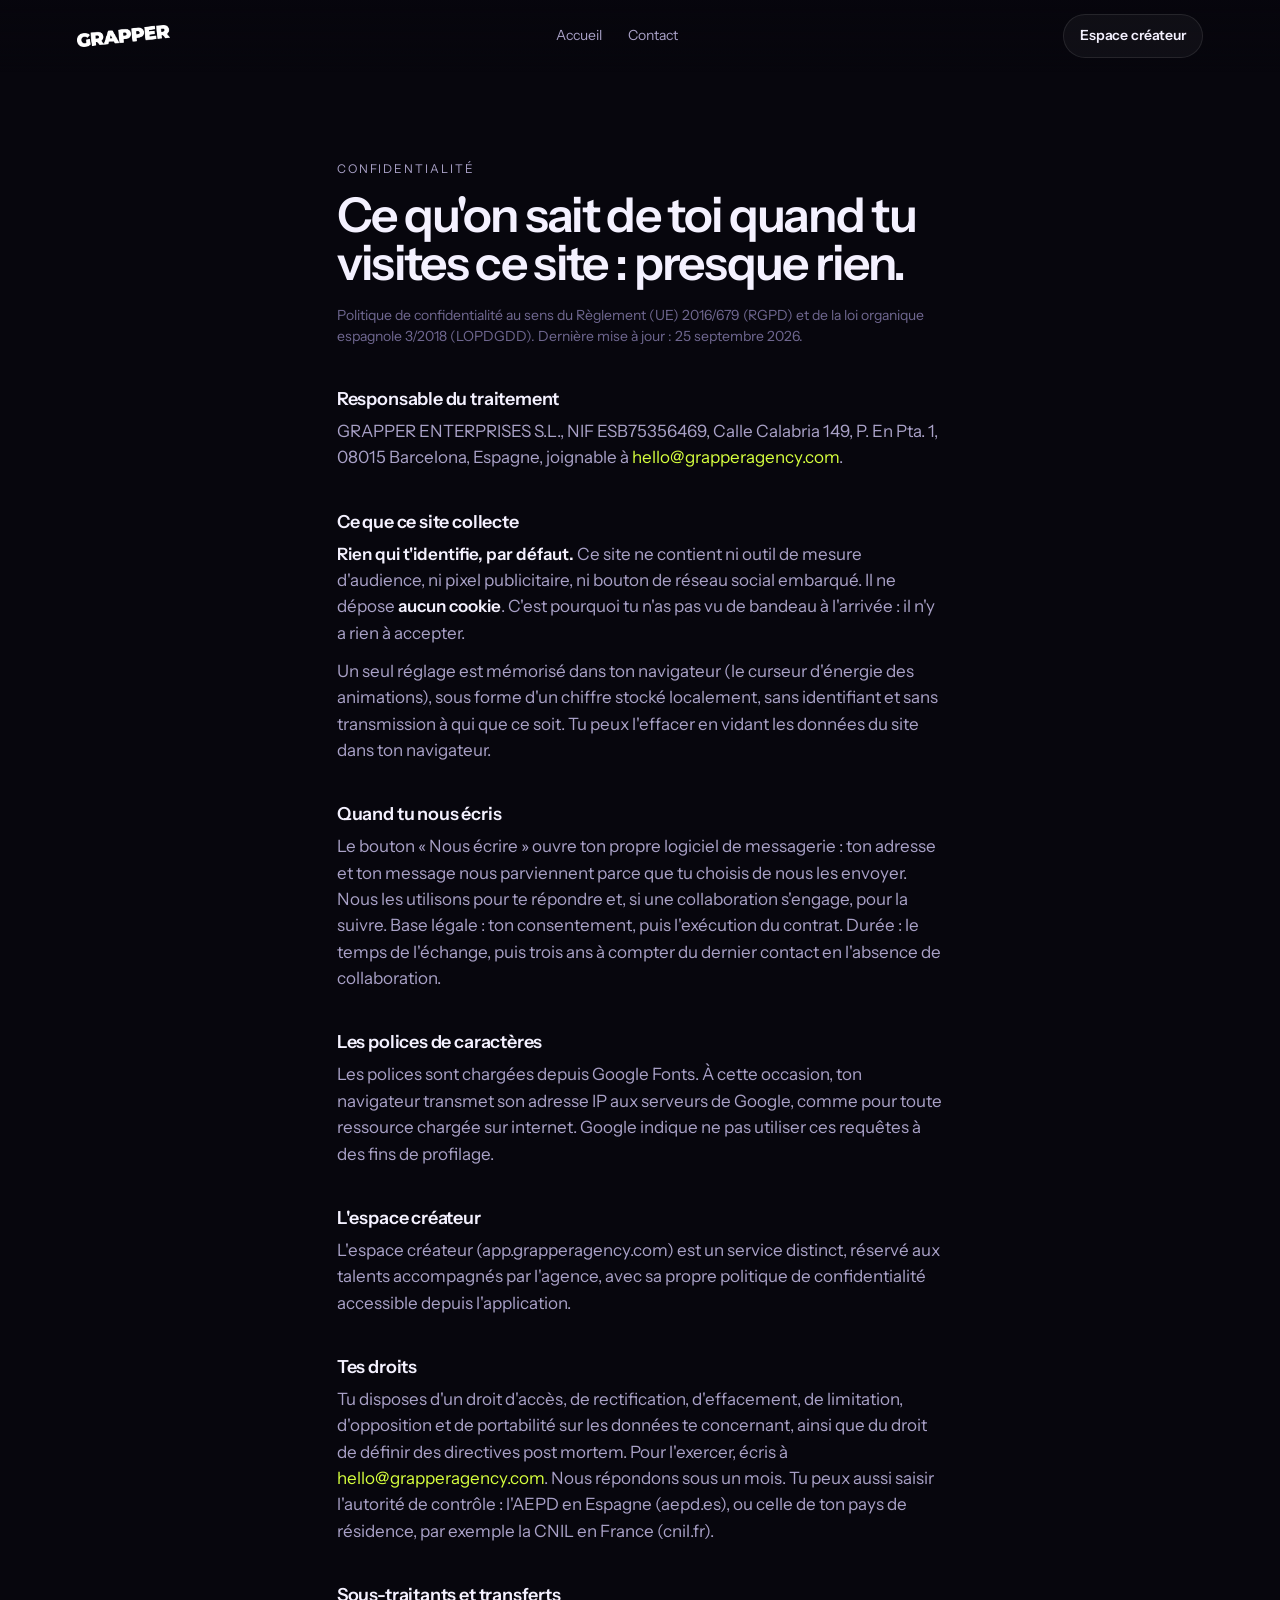
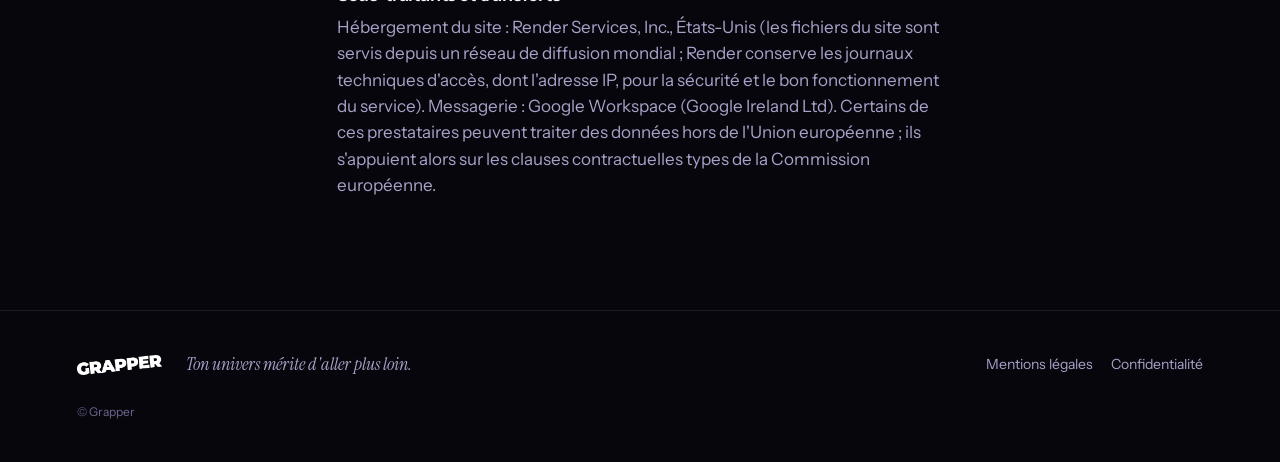
<file: politique-de-confidentialite/index.html>
<!doctype html>
<html lang="fr">
<head>
<meta charset="utf-8">
<title>Grapper</title>
<meta name="robots" content="noindex">
<link rel="canonical" href="https://grapperagency.com/confidentialite.html">
<meta http-equiv="refresh" content="0; url=/confidentialite.html">
<script>location.replace("/confidentialite.html");</script>
</head>
<body><p>Cette page a déménagé : <a href="/confidentialite.html">continuer</a>.</p></body>
</html>
</file>
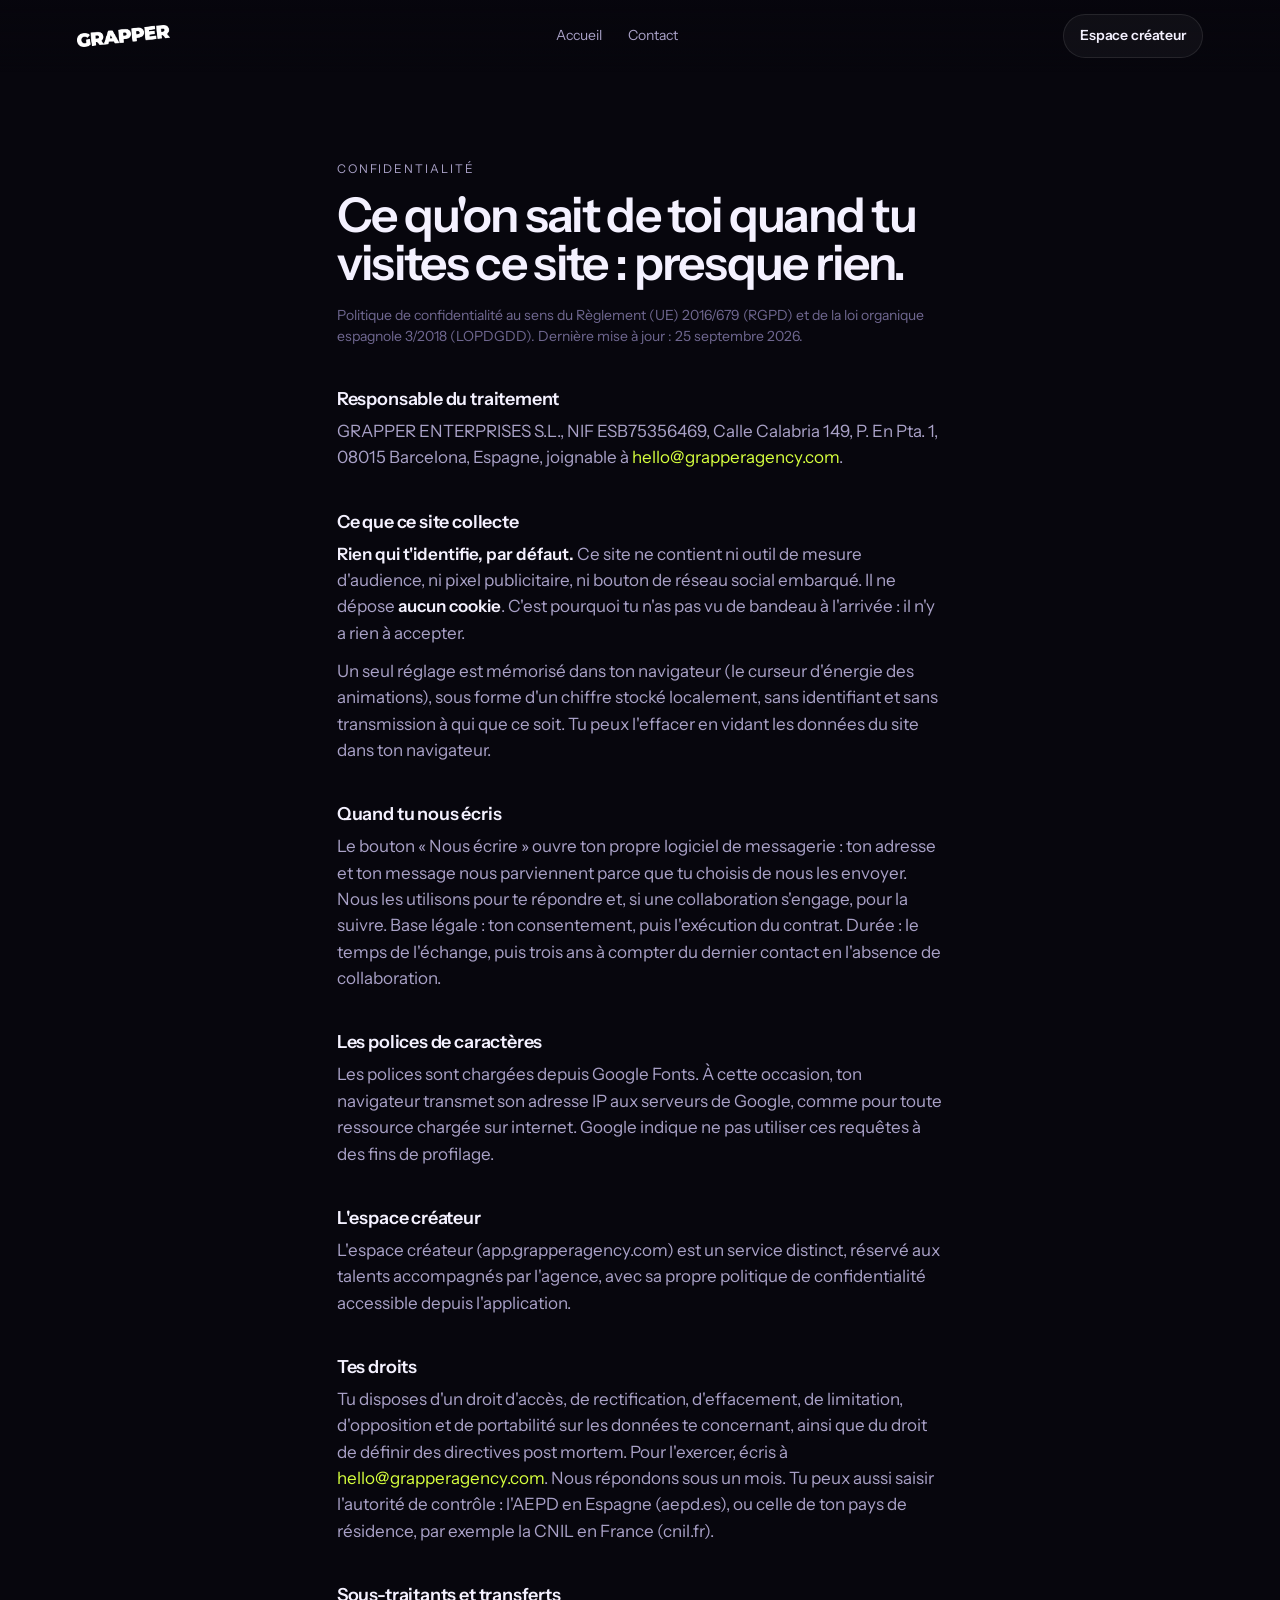
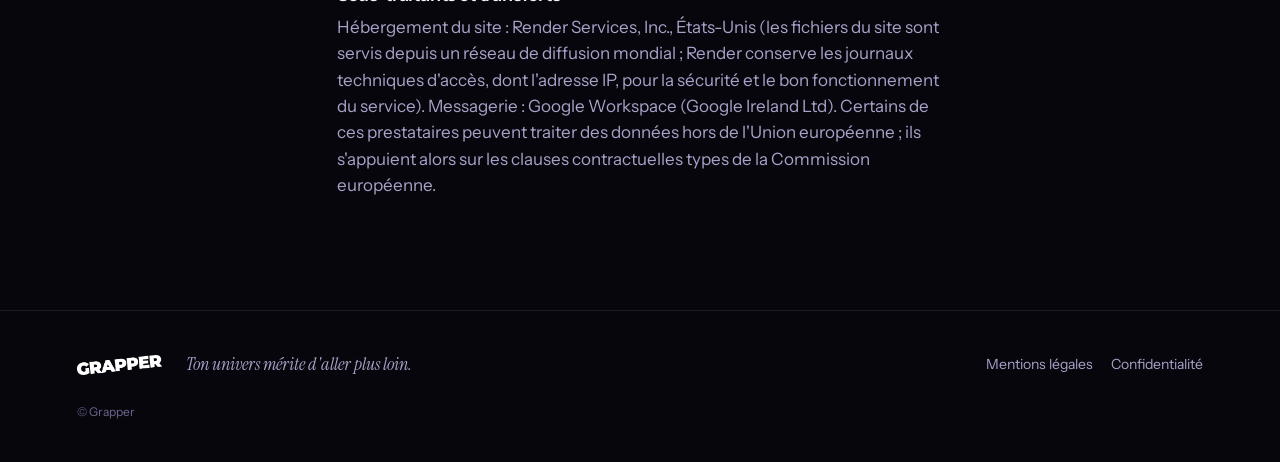
<file: confidentialite.html>
<!doctype html>
<html lang="fr">
<head>
<meta charset="utf-8">
<meta name="viewport" content="width=device-width, initial-scale=1">
<title>Politique de confidentialité · Grapper</title>
<meta name="robots" content="noindex, follow">
<meta name="description" content="Politique de confidentialité du site grapperagency.com : données collectées, usage et droits.">
<link rel="canonical" href="https://grapperagency.com/confidentialite.html">
<link rel="icon" href="logo.png">
<link rel="icon" href="logo.png">
<link rel="preconnect" href="https://fonts.googleapis.com">
<link rel="preconnect" href="https://fonts.gstatic.com" crossorigin>
<link href="https://fonts.googleapis.com/css2?family=Instrument+Sans:ital,wght@0,400;0,500;0,600;0,700;1,400&family=Instrument+Serif:ital@0;1&display=swap" rel="stylesheet">
<link rel="stylesheet" href="style.css?v=1790289011">
</head>
<body class="page-legale">
<header class="tete">
  <a href="index.html" class="marque"><img src="logo-lettres.png" alt="Grapper" class="marque-lettres"></a>
  <nav class="tete-liens"><a href="index.html">Accueil</a><a href="index.html#contact">Contact</a></nav>
  <div class="tete-droite"><a class="bouton bouton-clair" href="https://app.grapperagency.com"><span>Espace créateur</span></a></div>
</header>
<main class="legal">
  <p class="sur-titre">Confidentialité</p>
  <h1>Ce qu'on sait de toi quand tu visites ce site : presque rien.</h1>
  <p class="legal-note">Politique de confidentialité au sens du Règlement (UE) 2016/679 (RGPD) et de la loi organique espagnole 3/2018 (LOPDGDD). Dernière mise à jour : 25 septembre 2026.</p>

  <h2>Responsable du traitement</h2>
  <p>GRAPPER ENTERPRISES S.L., NIF ESB75356469, Calle Calabria 149, P. En Pta. 1, 08015 Barcelona, Espagne, joignable à <a href="mailto:hello@grapperagency.com">hello@grapperagency.com</a>.</p>

  <h2>Ce que ce site collecte</h2>
  <p><b>Rien qui t'identifie, par défaut.</b> Ce site ne contient ni outil de mesure d'audience, ni pixel publicitaire, ni bouton de réseau social embarqué. Il ne dépose <b>aucun cookie</b>. C'est pourquoi tu n'as pas vu de bandeau à l'arrivée : il n'y a rien à accepter.</p>
  <p>Un seul réglage est mémorisé dans ton navigateur (le curseur d'énergie des animations), sous forme d'un chiffre stocké localement, sans identifiant et sans transmission à qui que ce soit. Tu peux l'effacer en vidant les données du site dans ton navigateur.</p>

  <h2>Quand tu nous écris</h2>
  <p>Le bouton « Nous écrire » ouvre ton propre logiciel de messagerie : ton adresse et ton message nous parviennent parce que tu choisis de nous les envoyer. Nous les utilisons pour te répondre et, si une collaboration s'engage, pour la suivre. Base légale : ton consentement, puis l'exécution du contrat. Durée : le temps de l'échange, puis trois ans à compter du dernier contact en l'absence de collaboration.</p>

  <h2>Les polices de caractères</h2>
  <p>Les polices sont chargées depuis Google Fonts. À cette occasion, ton navigateur transmet son adresse IP aux serveurs de Google, comme pour toute ressource chargée sur internet. Google indique ne pas utiliser ces requêtes à des fins de profilage.</p>

  <h2>L'espace créateur</h2>
  <p>L'espace créateur (app.grapperagency.com) est un service distinct, réservé aux talents accompagnés par l'agence, avec sa propre politique de confidentialité accessible depuis l'application.</p>

  <h2>Tes droits</h2>
  <p>Tu disposes d'un droit d'accès, de rectification, d'effacement, de limitation, d'opposition et de portabilité sur les données te concernant, ainsi que du droit de définir des directives post mortem. Pour l'exercer, écris à <a href="mailto:hello@grapperagency.com">hello@grapperagency.com</a>. Nous répondons sous un mois. Tu peux aussi saisir l'autorité de contrôle : l'AEPD en Espagne (aepd.es), ou celle de ton pays de résidence, par exemple la CNIL en France (cnil.fr).</p>

  <h2>Sous-traitants et transferts</h2>
  <p>Hébergement du site : Render Services, Inc., États-Unis (les fichiers du site sont servis depuis un réseau de diffusion mondial ; Render conserve les journaux techniques d'accès, dont l'adresse IP, pour la sécurité et le bon fonctionnement du service). Messagerie : Google Workspace (Google Ireland Ltd). Certains de ces prestataires peuvent traiter des données hors de l'Union européenne ; ils s'appuient alors sur les clauses contractuelles types de la Commission européenne.</p>
</main>
<footer class="pied">
  <div class="pied-marque"><img src="logo-lettres.png" alt="Grapper" class="marque-lettres"></div>
  <p class="pied-phrase">Ton univers mérite d'aller plus loin.</p>
  <nav class="pied-liens" aria-label="Pages légales"><a href="mentions-legales.html">Mentions légales</a><a href="confidentialite.html">Confidentialité</a></nav>
  <p class="pied-petit">© Grapper</p>
</footer>
</body>
</html>
</file>
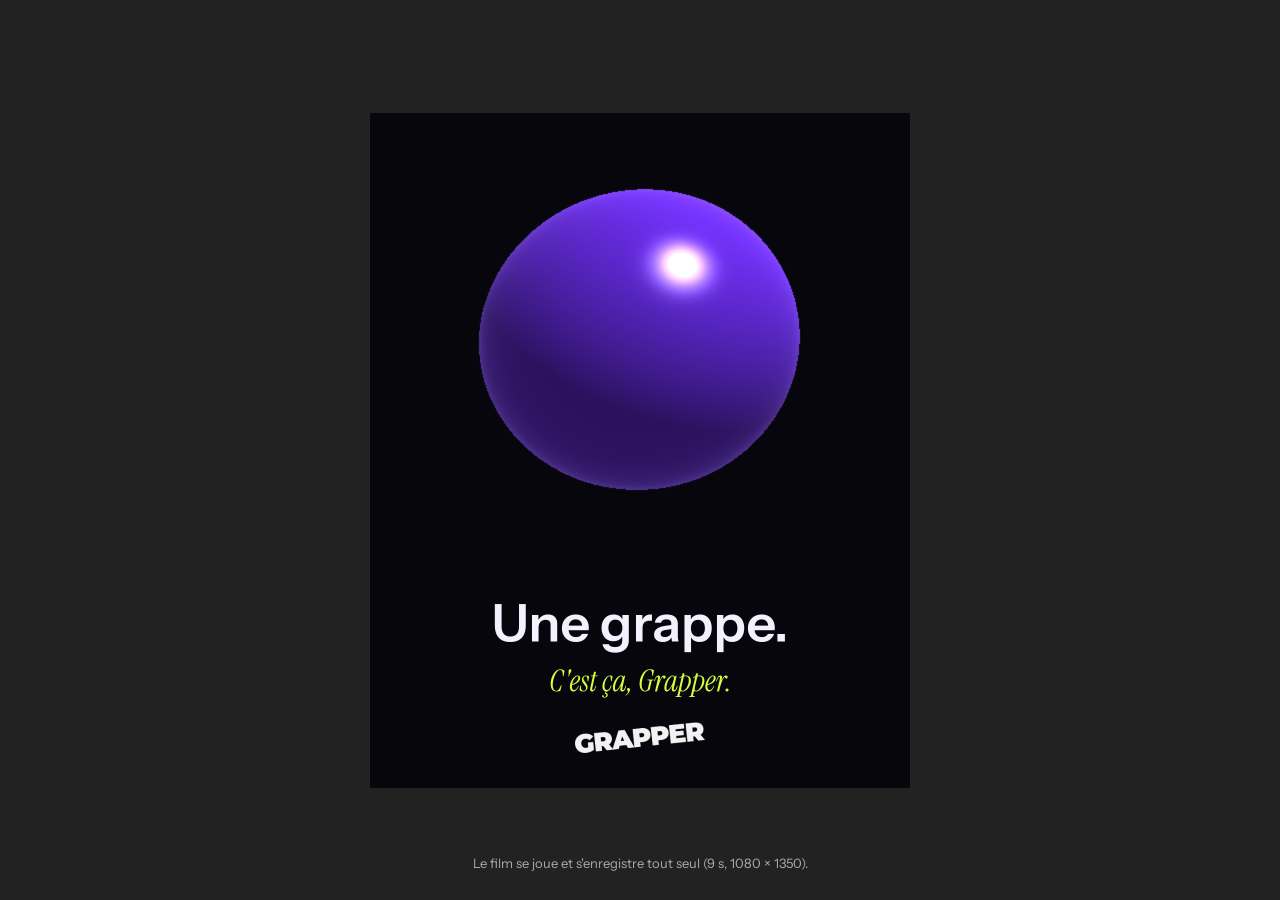
<file: ig.html>
<!doctype html>
<html lang="fr">
<head>
<meta charset="utf-8">
<title>Grapper · post Instagram</title>
<link href="https://fonts.googleapis.com/css2?family=Instrument+Sans:wght@600&family=Instrument+Serif:ital@1&display=swap" rel="stylesheet">
<style>
  body { margin: 0; background: #222; display: grid; place-items: center; min-height: 100vh; font-family: "Instrument Sans", sans-serif; color: #fff; }
  .cadre { position: relative; width: 540px; height: 675px; overflow: hidden; background: #07060d; }
  body.fixe { display: block; min-height: 0; } body.fixe .cadre { position: fixed; left: 0; top: 0; }
  .hero { position: absolute; inset: 0; }
  .matiere, .goo { position: absolute; inset: 0; }
  #grappe { width: 100%; height: 100%; display: block; }
  #sortie { position: absolute; inset: 0; width: 100%; height: 100%; }
  .aide { position: fixed; left: 0; right: 0; bottom: 16px; text-align: center; font-size: 13px; color: #aaa; }
  .aide a { color: #d6ff3d; }
</style>
</head>
<body>
<div class="cadre">
  <div class="hero webgl"><div class="matiere"><div class="goo"><canvas id="grappe" width="1080" height="1350"></canvas></div></div></div>
  <canvas id="sortie" width="1080" height="1350"></canvas>
</div>
<p class="aide" id="aide">Le film se joue et s'enregistre tout seul (9 s, 1080 × 1350).</p>
<script>
  window.MATIERE_CAPTURE = true;
  window.MATIERE_STYLE = 3;
  window.NIVEAU_ENERGIE = 1;
  window.COHESION = 0;
  window.MATIERE_CENTRE = { cx: 0, cy: 0.55 };
  if (new URLSearchParams(location.search).get("format") === "reel") { window.MATIERE_CENTRE = { cx: 0, cy: 1.0 }; window.MATIERE_ZOOM = 1.55; }
</script>
<script src="matiere.js"></script>
<script>
const PARAMS = new URLSearchParams(location.search); const FIXE = PARAMS.get("t"); const REEL = PARAMS.get("format") === "reel";
if (REEL) { const c = document.querySelector(".cadre"); c.style.width = "540px"; c.style.height = "960px"; for (const id of ["grappe", "sortie"]) { const el = document.getElementById(id); el.width = 1080; el.height = 1920; } }
if (FIXE !== null) { document.body.classList.add("fixe"); window.MATIERE_TEMPS = Number(FIXE); document.body.style.background = "#07060d"; document.getElementById("aide").hidden = true; }
(async () => {
  await document.fonts.load('600 64px "Instrument Sans"'); await document.fonts.load('italic 64px "Instrument Serif"');
  const logo = new Image(); logo.src = "logo-lettres.png"; await new Promise((r) => { logo.onload = r; });
  const src = document.getElementById("grappe"), out = document.getElementById("sortie"), ctx = out.getContext("2d");
  const W = 1080, H = REEL ? 1920 : 1350, DUREE = 9000;
  const ease = (t) => t < .5 ? 4*t*t*t : 1 - Math.pow(-2*t + 2, 3) / 2;
  const clamp = (v) => Math.max(0, Math.min(1, v));
  const texte = (t, y, taille, alpha, serif, couleur) => {
    ctx.save(); ctx.globalAlpha = alpha; ctx.fillStyle = couleur || "#f4f1ff"; ctx.textAlign = "center"; ctx.textBaseline = "middle";
    ctx.font = serif ? `italic ${taille}px "Instrument Serif"` : `600 ${taille}px "Instrument Sans"`; ctx.fillText(t, W / 2, y); ctx.restore();
  };
  let flux, rec, morceaux = [], debut = 0;
  const demarrer = () => {
    flux = out.captureStream(30);
    rec = new MediaRecorder(flux, { mimeType: "video/webm;codecs=vp9", videoBitsPerSecond: 12_000_000 });
    rec.ondataavailable = (e) => morceaux.push(e.data);
    rec.onstop = () => {
      const blob = new Blob(morceaux, { type: "video/webm" }); const a = document.createElement("a");
      a.href = URL.createObjectURL(blob); a.download = "grapper-grappe.webm"; a.click();
      document.getElementById("aide").innerHTML = "Enregistré : <b>grapper-grappe.webm</b> (dans Téléchargements).";
    };
    rec.start(); debut = performance.now();
  };
  function image(now) {
    if (!debut) { demarrer(); }
    const t = now - debut, p = t / DUREE;
    /* la cohésion monte entre 1,5 s et 6 s */
    window.COHESION = ease(clamp((t - 1500) / 4500));
    ctx.fillStyle = "#07060d"; ctx.fillRect(0, 0, W, H);
    ctx.drawImage(src, 0, 0, W, H);
    /* un voile en bas pour le texte */
    const g = ctx.createLinearGradient(0, H * 0.6, 0, H); g.addColorStop(0, "rgba(7,6,13,0)"); g.addColorStop(1, "rgba(7,6,13,.9)");
    ctx.fillStyle = g; ctx.fillRect(0, 0, W, H);
    /* les mots */
    const a1 = clamp((t - 300) / 500) * (1 - clamp((t - 1900) / 400));
    texte("Des grains.", H * 0.80, 96, a1);
    const a2 = clamp((t - 2100) / 500) * (1 - clamp((t - 5600) / 400));
    texte("Ça pousse.", H * 0.80, 96, a2);
    const a3 = clamp((t - 6000) / 600);
    texte("Une grappe.", H * 0.76, 104, a3);
    texte("C'est ça, Grapper.", H * 0.845, 60, a3, true, "#d6ff3d");
    /* le logo, en bas, tout le temps */
    ctx.save(); ctx.globalAlpha = 0.95; const lw = 260, lh = lw * logo.height / logo.width; ctx.drawImage(logo, (W - lw) / 2, H - lh - 70, lw, lh); ctx.restore();
    if (t < DUREE) requestAnimationFrame(image); else rec.stop();
  }
  if (FIXE !== null) {
    /* une image : on laisse la matière se dessiner deux fois (positions = cibles), puis on compose */
    const t = Number(FIXE);
    window.COHESION = ease(clamp((t - 1500) / 4500));
    await new Promise((r) => requestAnimationFrame(() => requestAnimationFrame(r)));
    debut = 1; /* neutralise l'enregistreur */
    rec = { stop() {} };
    const composer = (now) => { /* même dessin que la boucle, à l'instant t */
      ctx.fillStyle = "#07060d"; ctx.fillRect(0, 0, W, H);
      ctx.drawImage(src, 0, 0, W, H);
      const g = ctx.createLinearGradient(0, H * 0.6, 0, H); g.addColorStop(0, "rgba(7,6,13,0)"); g.addColorStop(1, "rgba(7,6,13,.9)");
      ctx.fillStyle = g; ctx.fillRect(0, 0, W, H);
      const a1 = clamp((t - 300) / 500) * (1 - clamp((t - 1900) / 400)); texte("Des grains.", H * 0.80, 96, a1);
      const a2 = clamp((t - 2100) / 500) * (1 - clamp((t - 5600) / 400)); texte("Ça pousse.", H * 0.80, 96, a2);
      const a3 = clamp((t - 6000) / 600); texte("Une grappe.", H * 0.76, 104, a3); texte("C'est ça, Grapper.", H * 0.845, 60, a3, true, "#d6ff3d");
      ctx.save(); ctx.globalAlpha = 0.95; const lw = 260, lh = lw * logo.height / logo.width; ctx.drawImage(logo, (W - lw) / 2, H - lh - 70, lw, lh); ctx.restore();
    };
    composer(); await new Promise((r) => requestAnimationFrame(r)); composer();
    document.title = "pret";
    return;
  }
  setTimeout(() => requestAnimationFrame(image), 800);
})();
</script>
</body>
</html>
</file>
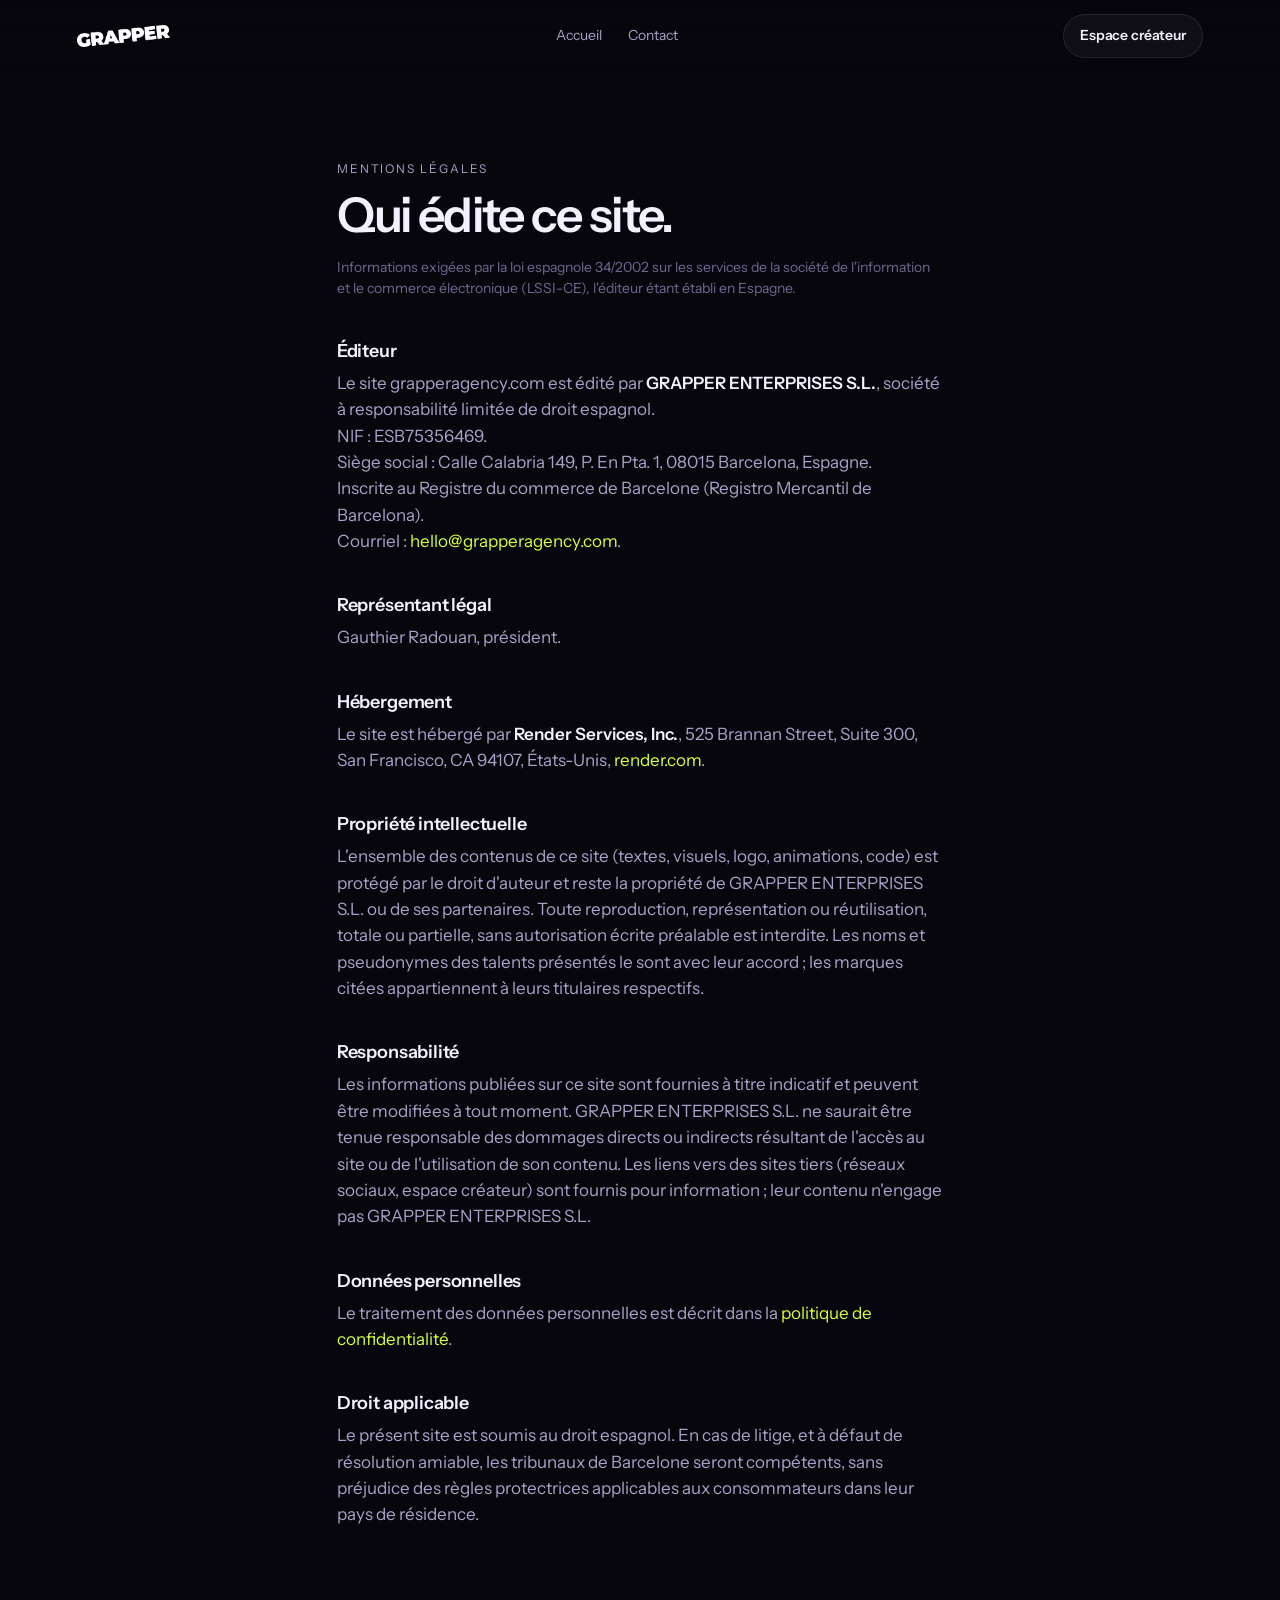
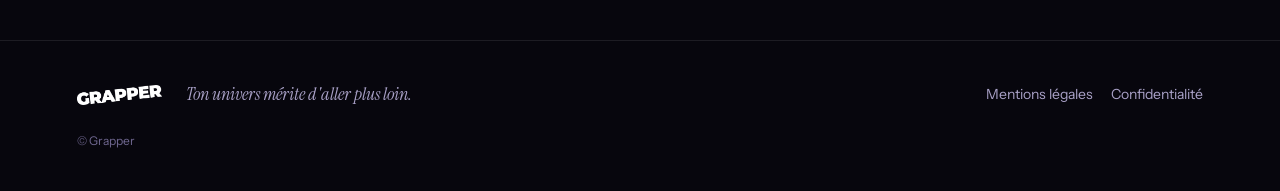
<file: mentions-legales.html>
<!doctype html>
<html lang="fr">
<head>
<meta charset="utf-8">
<meta name="viewport" content="width=device-width, initial-scale=1">
<title>Mentions légales · Grapper</title>
<meta name="robots" content="noindex, follow">
<meta name="description" content="Mentions légales du site grapperagency.com, édité par GRAPPER ENTERPRISES S.L.">
<link rel="canonical" href="https://grapperagency.com/mentions-legales.html">
<link rel="icon" href="logo.png">
<link rel="icon" href="logo.png">
<link rel="preconnect" href="https://fonts.googleapis.com">
<link rel="preconnect" href="https://fonts.gstatic.com" crossorigin>
<link href="https://fonts.googleapis.com/css2?family=Instrument+Sans:ital,wght@0,400;0,500;0,600;0,700;1,400&family=Instrument+Serif:ital@0;1&display=swap" rel="stylesheet">
<link rel="stylesheet" href="style.css?v=1790289011">
</head>
<body class="page-legale">
<header class="tete">
  <a href="index.html" class="marque"><img src="logo-lettres.png" alt="Grapper" class="marque-lettres"></a>
  <nav class="tete-liens"><a href="index.html">Accueil</a><a href="index.html#contact">Contact</a></nav>
  <div class="tete-droite"><a class="bouton bouton-clair" href="https://app.grapperagency.com"><span>Espace créateur</span></a></div>
</header>
<main class="legal">
  <p class="sur-titre">Mentions légales</p>
  <h1>Qui édite ce site.</h1>
  <p class="legal-note">Informations exigées par la loi espagnole 34/2002 sur les services de la société de l'information et le commerce électronique (LSSI-CE), l'éditeur étant établi en Espagne.</p>

  <h2>Éditeur</h2>
  <p>Le site grapperagency.com est édité par <b>GRAPPER ENTERPRISES S.L.</b>, société à responsabilité limitée de droit espagnol.<br>
  NIF : ESB75356469.<br>
  Siège social : Calle Calabria 149, P. En Pta. 1, 08015 Barcelona, Espagne.<br>
  Inscrite au Registre du commerce de Barcelone (Registro Mercantil de Barcelona).<br>
  Courriel : <a href="mailto:hello@grapperagency.com">hello@grapperagency.com</a>.</p>

  <h2>Représentant légal</h2>
  <p>Gauthier Radouan, président.</p>

  <h2>Hébergement</h2>
  <p>Le site est hébergé par <b>Render Services, Inc.</b>, 525 Brannan Street, Suite 300, San Francisco, CA 94107, États-Unis, <a href="https://render.com" target="_blank" rel="noopener">render.com</a>.</p>

  <h2>Propriété intellectuelle</h2>
  <p>L'ensemble des contenus de ce site (textes, visuels, logo, animations, code) est protégé par le droit d'auteur et reste la propriété de GRAPPER ENTERPRISES S.L. ou de ses partenaires. Toute reproduction, représentation ou réutilisation, totale ou partielle, sans autorisation écrite préalable est interdite. Les noms et pseudonymes des talents présentés le sont avec leur accord ; les marques citées appartiennent à leurs titulaires respectifs.</p>

  <h2>Responsabilité</h2>
  <p>Les informations publiées sur ce site sont fournies à titre indicatif et peuvent être modifiées à tout moment. GRAPPER ENTERPRISES S.L. ne saurait être tenue responsable des dommages directs ou indirects résultant de l'accès au site ou de l'utilisation de son contenu. Les liens vers des sites tiers (réseaux sociaux, espace créateur) sont fournis pour information ; leur contenu n'engage pas GRAPPER ENTERPRISES S.L.</p>

  <h2>Données personnelles</h2>
  <p>Le traitement des données personnelles est décrit dans la <a href="confidentialite.html">politique de confidentialité</a>.</p>

  <h2>Droit applicable</h2>
  <p>Le présent site est soumis au droit espagnol. En cas de litige, et à défaut de résolution amiable, les tribunaux de Barcelone seront compétents, sans préjudice des règles protectrices applicables aux consommateurs dans leur pays de résidence.</p>
</main>
<footer class="pied">
  <div class="pied-marque"><img src="logo-lettres.png" alt="Grapper" class="marque-lettres"></div>
  <p class="pied-phrase">Ton univers mérite d'aller plus loin.</p>
  <nav class="pied-liens" aria-label="Pages légales"><a href="mentions-legales.html">Mentions légales</a><a href="confidentialite.html">Confidentialité</a></nav>
  <p class="pied-petit">© Grapper</p>
</footer>
</body>
</html>
</file>
<file: style.css>
/* ── Grapper, 2027 : encre profonde, verre, une matière liquide violette ── */
:root {
  --fond: #07060d; --fond-2: #0e0b1a;
  --texte: #f4f1ff; --texte-2: #a9a1c7; --texte-3: #6f6790;
  --violet: #7c4dff; --violet-2: #b18cff; --lime: #d6ff3d;
  --verre: rgba(255,255,255,.04); --bord: rgba(255,255,255,.09);
  --marge: clamp(20px, 6vw, 96px);
  --sans: "Instrument Sans", "Helvetica Neue", Arial, sans-serif;
  --serif: "Instrument Serif", Georgia, serif;
  --vitesse: 1; --gris: 0;
}
* { box-sizing: border-box; }
html { scroll-behavior: smooth; }
/* Le curseur est un VRAI curseur système, dessiné par Chrome (une image), plus
   un élément déplacé par script : il ne peut ni traîner, ni disparaître, ni
   passer sous quoi que ce soit. Un point lime cerclé de sombre ; sur ce qui se
   clique, le même point dans un anneau. */
body { margin: 0; background: var(--fond); color: var(--texte); font-family: var(--sans); font-size: 17px; line-height: 1.55; cursor: url("data:image/svg+xml,%3Csvg%20xmlns%3D%22http%3A%2F%2Fwww.w3.org%2F2000%2Fsvg%22%20width%3D%2232%22%20height%3D%2232%22%20viewBox%3D%220%200%2032%2032%22%3E%3Ccircle%20cx%3D%2216.0%22%20cy%3D%2216.0%22%20r%3D%226.5%22%20fill%3D%22rgba%287%2C6%2C13%2C0.9%29%22%2F%3E%3Ccircle%20cx%3D%2216.0%22%20cy%3D%2216.0%22%20r%3D%224.5%22%20fill%3D%22%23d6ff3d%22%2F%3E%3C%2Fsvg%3E") 16 16, auto; -webkit-font-smoothing: antialiased; }
a, button, input, label, .carte, .creatrice, .manege-scene, .polaroid { cursor: url("data:image/svg+xml,%3Csvg%20xmlns%3D%22http%3A%2F%2Fwww.w3.org%2F2000%2Fsvg%22%20width%3D%2248%22%20height%3D%2248%22%20viewBox%3D%220%200%2048%2048%22%3E%3Ccircle%20cx%3D%2224.0%22%20cy%3D%2224.0%22%20r%3D%2219%22%20fill%3D%22rgba%28214%2C255%2C61%2C0.14%29%22%20stroke%3D%22%23d6ff3d%22%20stroke-width%3D%221.5%22%2F%3E%3Ccircle%20cx%3D%2224.0%22%20cy%3D%2224.0%22%20r%3D%2220.5%22%20fill%3D%22none%22%20stroke%3D%22rgba%287%2C6%2C13%2C0.6%29%22%20stroke-width%3D%221%22%2F%3E%3Ccircle%20cx%3D%2224.0%22%20cy%3D%2224.0%22%20r%3D%226.5%22%20fill%3D%22rgba%287%2C6%2C13%2C0.9%29%22%2F%3E%3Ccircle%20cx%3D%2224.0%22%20cy%3D%2224.0%22%20r%3D%224.5%22%20fill%3D%22%23d6ff3d%22%2F%3E%3C%2Fsvg%3E") 24 24, pointer; }
.cohesion input, .cohesion input::-webkit-slider-runnable-track, .cohesion input::-webkit-slider-thumb { cursor: url("data:image/svg+xml,%3Csvg%20xmlns%3D%22http%3A%2F%2Fwww.w3.org%2F2000%2Fsvg%22%20width%3D%2248%22%20height%3D%2248%22%20viewBox%3D%220%200%2048%2048%22%3E%3Ccircle%20cx%3D%2224.0%22%20cy%3D%2224.0%22%20r%3D%2219%22%20fill%3D%22rgba%28214%2C255%2C61%2C0.14%29%22%20stroke%3D%22%23d6ff3d%22%20stroke-width%3D%221.5%22%2F%3E%3Ccircle%20cx%3D%2224.0%22%20cy%3D%2224.0%22%20r%3D%2220.5%22%20fill%3D%22none%22%20stroke%3D%22rgba%287%2C6%2C13%2C0.6%29%22%20stroke-width%3D%221%22%2F%3E%3Ccircle%20cx%3D%2224.0%22%20cy%3D%2224.0%22%20r%3D%226.5%22%20fill%3D%22rgba%287%2C6%2C13%2C0.9%29%22%2F%3E%3Ccircle%20cx%3D%2224.0%22%20cy%3D%2224.0%22%20r%3D%224.5%22%20fill%3D%22%23d6ff3d%22%2F%3E%3C%2Fsvg%3E") 24 24, pointer !important; }
.curseur { display: none !important; }
/* Le noir et blanc du mode « énergie 0 » se pose sur le contenu, JAMAIS sur
   body : un filtre sur body fait de lui le repère des éléments fixés, et le
   curseur comme l'en-tête partaient avec le défilement. */
main, footer { filter: grayscale(var(--gris)); transition: filter .6s; }
@media (hover: none) { body, a, button, input, label, .carte, .creatrice, .manege-scene { cursor: auto; } }
a { color: inherit; text-decoration: none; }
button { font: inherit; color: inherit; background: none; border: 0; }
img { max-width: 100%; display: block; }
h1, h2, h3 { margin: 0; font-weight: 600; letter-spacing: -.035em; line-height: 1; }
h2 { font-size: clamp(36px, 5.2vw, 72px); }
h3 { font-size: 22px; letter-spacing: -.02em; line-height: 1.15; }
em { font-family: var(--serif); font-style: italic; font-weight: 400; letter-spacing: -.01em; }
/* Le dégradé est peint dans la boîte du mot ; avec line-height 1, cette boîte
   s'arrête au-dessus des jambages, d'où un « g » tronqué. On agrandit la
   boîte vers le bas et la gauche, puis on reprend la place en marge. */
h1 em, h2 em { display: inline-block; padding: .05em .06em .22em .08em; margin: -.05em -.06em -.22em -.08em; background: linear-gradient(90deg, var(--violet-2), var(--lime)); -webkit-background-clip: text; background-clip: text; color: transparent; }
.sur-titre { font-size: 12px; letter-spacing: .16em; text-transform: uppercase; color: var(--texte-2); margin: 0 0 22px; }

/* le grain de l'écran, à peine */
/* (le grain d'écran est parti : un calque fixe en mode de fusion forçait le
   navigateur à repeindre toute la page à chaque défilement, d'où un décalage
   entre la molette et la page sur les machines modestes.) */
  background-image: url("data:image/svg+xml,%3Csvg xmlns='http://www.w3.org/2000/svg' width='200' height='200'%3E%3Cfilter id='n'%3E%3CfeTurbulence baseFrequency='.9' numOctaves='2' stitchTiles='stitch'/%3E%3C/filter%3E%3Crect width='100%25' height='100%25' filter='url(%23n)'/%3E%3C/svg%3E"); }

/* le curseur : un point lime qui ne se perd pas, et un anneau qui le suit
   avec un temps de retard. Sur ce qui se clique, l'anneau s'ouvre. */
.curseur { position: fixed; z-index: 100; left: 0; top: 0; pointer-events: none; will-change: transform; transition: opacity .2s; }
/* un liseré sombre autour du point et de l'anneau : sinon, sur un bouton lime
   ou la poignée du curseur, la souris se fondait dans la même couleur */
.curseur-point { position: absolute; left: 0; top: 0; width: 9px; height: 9px; border-radius: 50%; background: var(--lime); transform: translate(-50%, -50%); box-shadow: 0 0 0 2px rgba(7,6,13,.9), 0 0 12px rgba(214,255,61,.8); }
.curseur-anneau { position: absolute; left: 0; top: 0; width: 38px; height: 38px; border-radius: 50%; border: 1.5px solid rgba(214,255,61,.75); box-shadow: 0 0 0 1px rgba(7,6,13,.7), inset 0 0 0 1px rgba(7,6,13,.7); transform: translate(-50%, -50%) scale(var(--c, 1)); transition: transform .25s cubic-bezier(.2,.8,.2,1), background .25s, border-color .25s; }
body.sur-lien .curseur-anneau { --c: 1.7; background: rgba(214,255,61,.14); border-color: var(--lime); }

/* l'en-tête, en verre */
.tete { position: fixed; z-index: 40; inset: 0 0 auto 0; display: flex; align-items: center; justify-content: space-between; gap: 20px; padding: 14px var(--marge); background: linear-gradient(rgba(7,6,13,.92), rgba(7,6,13,.6) 70%, rgba(7,6,13,0)); }
.marque { display: flex; align-items: center; gap: 10px; font-weight: 600; letter-spacing: -.02em; font-size: 18px; }
.marque img { width: 30px; border-radius: 50%; }
.marque-lettres { width: auto !important; height: 22px; border-radius: 0 !important; }
.pied-marque .marque-lettres { height: 20px; }
.tete-liens { display: flex; gap: 26px; font-size: 14px; color: var(--texte-2); }
.tete-liens a { transition: color .2s; } .tete-liens a:hover { color: var(--texte); }
.tete-droite { display: flex; align-items: center; gap: 12px; }
.energie { display: flex; align-items: center; gap: 8px; font-size: 11px; letter-spacing: .1em; padding: 8px 12px; border-radius: 999px; background: var(--verre); border: 1px solid var(--bord); }
.energie input { width: 90px; accent-color: var(--lime); }
.energie output { min-width: 2em; text-align: right; color: var(--lime); font-variant-numeric: tabular-nums; }
/* réunir la grappe : le geste du site */
.reunir { margin-top: 40px; max-width: 460px; }
.reunir-mot { margin: 0 0 12px; color: var(--texte-2); font-size: 15px; transition: color .4s; }
.reunir-mot b { color: var(--texte); font-weight: 600; }
.reunir.uni .reunir-mot, .reunir.uni .reunir-mot b { color: var(--lime); }
.cohesion { display: flex; align-items: center; gap: 14px; font-size: 11px; letter-spacing: .12em; text-transform: uppercase; color: var(--texte-3); }
.cohesion input { flex: 1; min-width: 200px; height: 28px; -webkit-appearance: none; appearance: none; background: none; }
.cohesion input::-webkit-slider-runnable-track { height: 3px; border-radius: 3px; background: linear-gradient(90deg, var(--lime) var(--p, 0%), rgba(255,255,255,.14) var(--p, 0%)); }
.cohesion input::-webkit-slider-thumb { -webkit-appearance: none; width: 22px; height: 22px; margin-top: -9.5px; border-radius: 50%; background: var(--lime); border: 4px solid var(--fond); box-shadow: 0 0 0 1.5px var(--lime), 0 0 18px rgba(214,255,61,.6); transition: transform .2s; }
/* Chrome dessine la piste et la poignée d'un curseur de réglage avec ses
   propres pièces : elles ignoraient le `cursor: none` de la page, et la flèche
   du système réapparaissait sur le trait (vu dans l'enregistrement du 25). */
.cohesion input:focus { outline: none; }
.cohesion input:focus-visible::-webkit-slider-thumb { box-shadow: 0 0 0 3px var(--fond), 0 0 0 5px var(--lime); }
.cohesion input::-moz-range-track { height: 3px; border-radius: 3px; background: rgba(255,255,255,.14); }
.cohesion input::-moz-range-thumb { width: 14px; height: 14px; border-radius: 50%; background: var(--lime); border: 0; }
.reunir.attente input::-webkit-slider-thumb { animation: invite 1.6s ease-in-out infinite; }
@keyframes invite { 0%, 100% { transform: translateX(0); } 50% { transform: translateX(10px); } }
@media (prefers-reduced-motion: reduce) { .reunir.attente input::-webkit-slider-thumb { animation: none; } }

.bouton { display: inline-flex; align-items: center; justify-content: center; padding: 12px 20px; border-radius: 999px; font-size: 14px; font-weight: 600; letter-spacing: -.01em; transition: transform .25s cubic-bezier(.2,.8,.2,1), background .2s, color .2s; will-change: transform; }
.bouton span { display: inline-block; transition: transform .25s cubic-bezier(.2,.8,.2,1); }
.bouton-plein { background: var(--texte); color: var(--fond); }
.bouton-plein:hover { background: var(--lime); }
.bouton-ligne { border: 1px solid var(--bord); background: var(--verre); }
.bouton-ligne:hover { border-color: rgba(255,255,255,.3); }
.bouton-clair { border: 1px solid var(--bord); background: var(--verre); padding: 10px 16px; }
.bouton-menu { width: 42px; height: 42px; border-radius: 50%; border: 1px solid var(--bord); background: var(--verre); display: grid; place-items: center; gap: 5px; }
.bouton-menu span { display: block; width: 16px; height: 1.5px; background: var(--texte); transition: transform .3s; }
.bouton-menu[aria-expanded="true"] span:first-child { transform: translateY(3.2px) rotate(45deg); }
.bouton-menu[aria-expanded="true"] span:last-child { transform: translateY(-3.2px) rotate(-45deg); }
@media (min-width: 901px) { .bouton-menu { display: none; } }
@media (max-width: 900px) { .tete-liens, .bouton-clair { display: none; } }

.menu { position: fixed; inset: 0; z-index: 30; background: rgba(7,6,13,.97); display: flex; flex-direction: column; justify-content: center; gap: 8px; padding: 0 var(--marge); opacity: 0; visibility: hidden; transition: opacity .35s, visibility .35s; }
.menu.ouvert { opacity: 1; visibility: visible; }
.menu a { font-size: clamp(34px, 8vw, 56px); font-weight: 600; letter-spacing: -.03em; line-height: 1.1; color: var(--texte-2); transition: color .2s, transform .3s; transform: translateY(12px); }
.menu.ouvert a { transform: none; }
.menu a:hover { color: var(--texte); }

/* ── Le hero et la matière ─────────────────────────────────────────────── */
.hero { position: relative; min-height: 100vh; display: grid; align-items: center; padding: 140px var(--marge) 100px; overflow: hidden; isolation: isolate; }
/* La matière : les gouttes sont dessinées en blanc, floutées puis contrastées
   (bords nets, fusion liquide), et servent de masque à un dégradé qui bouge.
   Le contraste ne déforme donc jamais les couleurs : elles viennent du CSS. */
.matiere { position: absolute; inset: -80px; z-index: -1; background: linear-gradient(120deg, #4b1fd6, #8b5cff 35%, #d6ff3d 70%, #ff5cc8 100%); background-size: 260% 260%; animation: nappe calc(18s / var(--vitesse)) ease-in-out infinite alternate; }
@keyframes nappe { from { background-position: 0% 0%; } to { background-position: 100% 100%; } }
.goo { position: absolute; inset: 0; filter: blur(34px) contrast(22); background: #000; mix-blend-mode: multiply; }
/* Avec WebGL, le canvas dessine lui-même la matière : pas de flou, pas de masque. */
.hero.webgl .matiere { background: none; animation: none; }
.hero.webgl .goo { filter: none; background: none; mix-blend-mode: normal; }
#grappe { width: 100%; height: 100%; }
.hero::after { content: ""; position: absolute; inset: 0; z-index: -1; background: radial-gradient(60% 50% at 70% 50%, transparent 40%, var(--fond) 100%); pointer-events: none; }
.hero-int { max-width: 720px; }
.hero h1 { font-size: clamp(44px, 6vw, 88px); }
/* le masque de l'apparition coupait les jambages du « g » et des « p » de
   l'italique : on lui laisse de la marge en bas et à gauche, reprise ensuite */
.lignes .ligne { display: block; overflow: hidden; padding: 0 0 .18em .06em; margin: 0 0 -.18em -.06em; }
.lignes .ligne > span { display: block; transform: translateY(110%); transition: transform 1s cubic-bezier(.2,.8,.2,1); }
.lignes.vu .ligne > span { transform: none; }
.lignes.vu .ligne:nth-child(2) > span { transition-delay: .08s } .lignes.vu .ligne:nth-child(3) > span { transition-delay: .16s } .lignes.vu .ligne:nth-child(4) > span { transition-delay: .24s }
.hero-texte { max-width: 520px; color: var(--texte-2); font-size: 19px; margin: 28px 0 0; }
.etincelle { display: inline-block; margin-right: 4px; animation: scintille calc(2.4s / var(--vitesse)) ease-in-out infinite; }
@keyframes scintille { 50% { transform: scale(1.25) rotate(12deg); filter: brightness(1.4); } }
.hero-actions { display: flex; gap: 12px; margin-top: 32px; flex-wrap: wrap; }
.hero-bas { position: absolute; left: 0; right: 0; bottom: 0; padding: 14px 0; border-top: 1px solid var(--bord); overflow: hidden; font-size: 12px; letter-spacing: .14em; text-transform: uppercase; color: var(--texte-3); white-space: nowrap; }
.defile { display: inline-block; animation: file calc(40s / var(--vitesse)) linear infinite; }
@keyframes file { to { transform: translateX(-50%); } }

/* ── Les sections ──────────────────────────────────────────────────────── */
.section { padding: 140px var(--marge); }
.section-tete { display: flex; align-items: end; justify-content: space-between; gap: 30px; margin-bottom: 44px; flex-wrap: wrap; }
.section-tete p { margin: 0; color: var(--texte-2); max-width: 380px; }

.texture-etiquette { position: fixed; left: 50%; bottom: 28px; z-index: 50; transform: translate(-50%, 10px); padding: 8px 14px; border-radius: 999px; background: var(--verre); border: 1px solid var(--bord); backdrop-filter: blur(10px); font-size: 12px; letter-spacing: .1em; text-transform: uppercase; opacity: 0; transition: opacity .25s, transform .25s; pointer-events: none; }
.texture-etiquette.visible { opacity: 1; transform: translate(-50%, 0); }

/* la grappe : l'histoire */
.grappe { padding: 140px var(--marge); border-top: 1px solid var(--bord); display: grid; grid-template-columns: 1fr 1.25fr; gap: 60px 90px; align-items: center; }
.tableau { margin: 0; justify-self: center; width: min(100%, 460px); transform: rotate(-2deg); }
.tableau-cadre { position: relative; padding: 18px; background: #f4f1ff; border: 7px solid #1a1626; border-radius: 2px; box-shadow: 0 40px 90px rgba(0,0,0,.55), 0 0 0 1px rgba(255,255,255,.14), inset 0 0 0 1px rgba(0,0,0,.08); }
.tableau-cadre::before { content: ""; position: absolute; inset: 18px; box-shadow: inset 0 0 0 1px rgba(0,0,0,.14), inset 0 3px 10px rgba(0,0,0,.28); pointer-events: none; }
.tableau-cadre.vide::before { display: none; }
.tableau-cadre img { width: 100%; aspect-ratio: 1100/933; object-fit: cover; display: block; background: #f4f1ff; }
.tableau-vide { display: none; }
.tableau-cadre.vide { background: var(--verre); border: 1px dashed rgba(255,255,255,.2); box-shadow: none; }
.tableau-cadre.vide .tableau-vide { display: grid; place-items: center; aspect-ratio: 1; font-family: var(--serif); font-style: italic; color: var(--texte-3); font-size: 18px; }
.tableau figcaption { margin-top: 14px; font-family: var(--serif); font-style: italic; color: var(--texte-2); text-align: center; font-size: 17px; }
.parole { display: grid; gap: 10px; max-width: 620px; }
.parole-tete { display: flex; align-items: center; gap: 10px; margin-bottom: 6px; }
.parole-tete img { width: 36px; border-radius: 50%; }
.parole-tete .marque-lettres { height: 18px; margin-right: 6px; }
.parole-tete b { font-weight: 600; } .parole-tete span { color: var(--texte-3); font-size: 13px; }
.bulle { background: var(--verre); border: 1px solid var(--bord); border-radius: 22px; border-top-left-radius: 6px; padding: 18px 22px; }
.bulle p { margin: 0; color: var(--texte); font-size: 17px; line-height: 1.55; }
.bulle:nth-child(3) { transition-delay: .12s; } .bulle:nth-child(4) { transition-delay: .24s; }
.hero-origine { display: block; margin-top: 34px; max-width: 520px; font-size: 14px; color: var(--texte-3); line-height: 1.5; }
.hero-origine em { color: var(--texte-2); }
.hero-origine span { color: var(--lime); margin-left: 6px; white-space: nowrap; }
.hero-origine span::after { content: " →"; }
.hero-origine:hover span { text-decoration: underline; }
@media (max-width: 900px) { .grappe { grid-template-columns: 1fr; padding: 90px var(--marge); } .tableau { transform: none; } }

/* à propos */
.apropos { padding: 160px var(--marge) 120px; border-top: 1px solid var(--bord); display: grid; grid-template-columns: 1fr 1.4fr; gap: 40px 80px; }
.apropos-tete { position: sticky; top: 120px; align-self: start; }
.apropos-grand { font-size: clamp(24px, 2.6vw, 36px); font-weight: 600; letter-spacing: -.025em; line-height: 1.2; margin: 0 0 26px; }
.apropos-texte p:not(.apropos-grand) { margin: 0 0 18px; color: var(--texte-2); font-size: 17px; max-width: 620px; }
.chiffres { grid-column: 1 / -1; list-style: none; margin: 60px 0 0; padding: 0; display: grid; grid-template-columns: repeat(3, 1fr); gap: 14px; }
.chiffres li { padding: 26px; border-radius: 22px; background: var(--verre); border: 1px solid var(--bord); }
.chiffres b { display: block; font-size: clamp(34px, 3.4vw, 48px); font-weight: 600; letter-spacing: -.04em; line-height: 1; background: linear-gradient(90deg, var(--violet-2), var(--lime)); -webkit-background-clip: text; background-clip: text; color: transparent; }
.chiffre-titre { display: block; margin-top: 6px; font-size: 12px; letter-spacing: .16em; text-transform: uppercase; color: var(--texte-2); }
.chiffres p { margin: 14px 0 0; color: var(--texte-2); font-size: 14px; }
@media (max-width: 900px) { .apropos { grid-template-columns: 1fr; padding: 100px var(--marge) 80px; } .apropos-tete { position: static; } .chiffres { grid-template-columns: 1fr 1fr; } }
@media (max-width: 560px) { .chiffres { grid-template-columns: 1fr; } }

/* le bento */
.bento { display: grid; grid-template-columns: repeat(2, 1fr); gap: 14px; }
.carte { position: relative; grid-column: span 1; padding: 34px; border-radius: 22px; background: var(--verre); border: 1px solid var(--bord); overflow: hidden; display: flex; flex-direction: column; gap: 12px; min-height: 300px; }
.carte.large { grid-column: span 2; }
.carte.pleine { grid-column: 1 / -1; min-height: 0; }
.carte::before { content: ""; position: absolute; inset: 0; background: radial-gradient(240px circle at var(--mx, 50%) var(--my, 50%), rgba(124,77,255,.28), transparent 60%); opacity: 0; transition: opacity .3s; pointer-events: none; }
.carte:hover::before { opacity: 1; }
.carte.sombre { background: linear-gradient(135deg, rgba(124,77,255,.25), rgba(214,255,61,.06)); }
.carte-etiquette { font-size: 11px; letter-spacing: .16em; text-transform: uppercase; color: var(--lime); margin: 0; }
.carte p { margin: 0; color: var(--texte-2); font-size: 15px; }
.carte-visu { margin-top: auto; }
.chiffre span { font-size: 64px; font-weight: 600; letter-spacing: -.05em; line-height: 1; display: block; font-variant-numeric: tabular-nums; }
.chiffre small { color: var(--texte-3); font-size: 13px; }
.etapes-liste { list-style: none; margin: auto 0 0; padding: 0; display: flex; gap: 6px; flex-wrap: wrap; }
.etapes-liste li { font-size: 12px; padding: 6px 10px; border-radius: 999px; border: 1px solid var(--bord); color: var(--texte-2); }
.etapes-liste li:nth-child(1) { background: var(--violet); border-color: var(--violet); color: #fff; }

/* les piliers : une liste éditoriale, pas des cartes */
.piliers { list-style: none; margin: 0; padding: 0; border-top: 1px solid var(--bord); }
.pilier { display: grid; grid-template-columns: 90px 1fr; gap: 24px; padding: 40px 0; border-bottom: 1px solid var(--bord); align-items: start; transition: padding-left .35s cubic-bezier(.2,.8,.2,1); }
.pilier:hover { padding-left: 14px; }
.pilier:hover .pilier-num { color: var(--lime); }
.pilier-num { font-family: var(--serif); font-style: italic; font-size: 30px; color: var(--texte-3); line-height: 1; padding-top: 4px; transition: color .25s; }
.pilier-corps h3 { font-size: clamp(24px, 2.6vw, 34px); letter-spacing: -.03em; margin-bottom: 12px; }
.pilier-corps p { margin: 0; color: var(--texte-2); max-width: 640px; font-size: 17px; }
.pilier.espace { grid-template-columns: 90px 1fr minmax(260px, 380px); }
.apercu { border-radius: 16px; background: var(--fond-2); border: 1px solid var(--bord); padding: 12px; font-size: 13px; box-shadow: 0 30px 60px rgba(124,77,255,.12); transform: rotate(1.5deg); transition: transform .4s; }
.pilier.espace:hover .apercu { transform: rotate(0); }
.apercu-barre { display: flex; align-items: center; gap: 6px; padding: 2px 4px 10px; border-bottom: 1px solid var(--bord); }
.apercu-barre span { width: 8px; height: 8px; border-radius: 50%; background: rgba(255,255,255,.12); }
.apercu-barre b { margin-left: 8px; font-weight: 600; font-size: 12px; color: var(--texte-2); }
.apercu-ligne { display: grid; grid-template-columns: 1fr auto auto; gap: 10px; align-items: center; padding: 10px 4px; border-bottom: 1px solid var(--bord); }
.apercu-ligne span { font-weight: 600; }
.apercu-ligne i { font-style: normal; font-size: 11px; padding: 3px 8px; border-radius: 999px; border: 1px solid var(--bord); color: var(--texte-2); }
.apercu-ligne i.ok { color: var(--lime); border-color: rgba(214,255,61,.4); }
.apercu-ligne i.cours { color: var(--violet-2); border-color: rgba(177,140,255,.4); }
.apercu-ligne em { font-style: normal; font-variant-numeric: tabular-nums; color: var(--texte); }
.apercu-vues { position: relative; min-height: 190px; }
.apercu-vue { position: absolute; inset: 0; opacity: 0; transform: translateX(18px); transition: opacity .5s, transform .5s cubic-bezier(.2,.8,.2,1); pointer-events: none; }
.apercu-vue.actif { opacity: 1; transform: none; }
.apercu-vue.sort { opacity: 0; transform: translateX(-18px); }
.apercu-points { display: flex; gap: 6px; justify-content: center; padding: 12px 0 2px; }
.apercu-points i { width: 6px; height: 6px; border-radius: 50%; background: rgba(255,255,255,.15); transition: background .3s, width .3s; }
.apercu-points i.actif { background: var(--lime); width: 18px; border-radius: 3px; }
.cal { display: grid; grid-template-columns: repeat(7, 1fr); gap: 4px; padding: 10px 2px 4px; text-align: center; font-size: 11px; }
.cal b { color: var(--texte-3); font-weight: 500; font-size: 10px; }
.cal span { padding: 5px 0; border-radius: 6px; color: var(--texte-2); }
.cal span.j { color: var(--texte); font-weight: 600; position: relative; }
.cal span.j::after { content: ""; position: absolute; left: 50%; bottom: 1px; width: 4px; height: 4px; border-radius: 50%; transform: translateX(-50%); }
.cal .script::after, .cal-legende .script { background: var(--violet-2); } .cal .preview::after, .cal-legende .preview { background: var(--lime); }
.cal .post::after, .cal-legende .post { background: #ff5cc8; } .cal .event::after, .cal-legende .event { background: #3ac6ff; }
.cal span.j { background: rgba(255,255,255,.05); }
.cal-legende { display: flex; gap: 6px; align-items: center; justify-content: center; font-size: 10px; color: var(--texte-3); padding-top: 6px; }
.cal-legende i { width: 6px; height: 6px; border-radius: 50%; display: inline-block; margin-left: 6px; }
.doc { padding: 10px 6px; border-bottom: 1px solid var(--bord); display: grid; gap: 6px; }
.doc b { font-size: 12px; font-weight: 600; margin-bottom: 2px; }
.doc span { height: 6px; border-radius: 3px; background: rgba(255,255,255,.08); display: block; }
.doc i { justify-self: start; font-style: normal; font-size: 11px; padding: 3px 8px; border-radius: 999px; border: 1px solid rgba(214,255,61,.4); color: var(--lime); margin-top: 4px; }
@media (max-width: 900px) { .pilier, .pilier.espace { grid-template-columns: 56px 1fr; } .apercu { grid-column: 2; transform: none; } .pilier-num { font-size: 24px; } }

/* le ruban */
.ruban-section { height: 320vh; position: relative; }
.ruban-colle { position: sticky; top: 0; height: 100vh; overflow: hidden; display: flex; flex-direction: column; justify-content: center; }
.ruban-tete { padding: 0 var(--marge); margin-bottom: 36px; }
.ruban { display: flex; gap: 14px; padding: 0 var(--marge); will-change: transform; }
.jour { flex: 0 0 clamp(240px, 24vw, 340px); aspect-ratio: 3/4; border-radius: 22px; padding: 26px; background: var(--verre); border: 1px solid var(--bord); display: flex; flex-direction: column; transform: skewX(var(--skew, 0deg)); transition: transform .25s; position: relative; }
.jour::before { content: ""; position: absolute; top: 24px; right: 24px; width: 10px; height: 10px; border-radius: 50%; background: var(--violet); }
.jour.ok::before { background: var(--lime); box-shadow: 0 0 0 6px rgba(214,255,61,.15); }
.jour.marque::before { background: #ff5c8a; } .jour.contrat::before { background: var(--texte-2); }
.jour.fin { background: linear-gradient(160deg, rgba(124,77,255,.35), rgba(124,77,255,.05)); }
.jour-heure { font-size: clamp(40px, 4.4vw, 64px); font-weight: 600; letter-spacing: -.05em; line-height: 1; font-variant-numeric: tabular-nums; }
.jour-quoi { margin-top: auto; font-weight: 600; font-size: 18px; letter-spacing: -.01em; }
.jour figcaption { color: var(--texte-2); font-size: 14px; font-family: var(--serif); font-style: italic; font-size: 17px; }

/* nos créatrices */
.creatrices { display: grid; grid-template-columns: repeat(5, 1fr); gap: 14px; }
.creatrice { display: flex; flex-direction: column; gap: 14px; padding: 12px 12px 16px; border-radius: 20px; background: var(--verre); border: 1px solid var(--bord); transition: transform .4s cubic-bezier(.2,.8,.2,1), border-color .3s, background .3s; transition-delay: calc(var(--i) * 40ms); }
.creatrice.vu { transition-delay: calc(var(--i) * 60ms); }
.creatrice:hover { transform: translateY(-6px); border-color: rgba(214,255,61,.5); background: rgba(255,255,255,.06); transition-delay: 0s; }
.creatrice-visu { aspect-ratio: 4/5; border-radius: 14px; overflow: hidden; background: linear-gradient(160deg, rgba(124,77,255,.7), rgba(124,77,255,.08)); display: grid; place-items: center; }
/* Les photos viennent de dix univers et de dix téléphones : un même traitement
   pour toutes. Au repos, une bichromie violet / encre (la photo passe en
   luminosité sur un fond violet) ; au survol, la couleur revient. */
.creatrice-visu { background: linear-gradient(160deg, #6828f8, #1a0a4a); }
.creatrice-visu img { width: 100%; height: 100%; object-fit: cover; filter: grayscale(1) contrast(1.08) brightness(.95); mix-blend-mode: luminosity; opacity: .92; transition: transform .8s cubic-bezier(.2,.8,.2,1), filter .5s, opacity .5s; }
.creatrice:hover .creatrice-visu img { transform: scale(1.05); filter: none; mix-blend-mode: normal; opacity: 1; }
.creatrice-visu span { font-family: var(--serif); font-style: italic; font-size: 64px; color: rgba(255,255,255,.85); }
.creatrice-texte { display: grid; gap: 2px; padding: 0 4px; }
.creatrice-texte b { font-weight: 600; letter-spacing: -.01em; }
.creatrice-texte span { color: var(--texte-2); font-size: 14px; }
.creatrice-texte small { color: var(--texte-3); font-size: 12px; margin-top: 4px; }
@media (max-width: 1100px) { .creatrices { grid-template-columns: repeat(3, 1fr); } }
@media (max-width: 640px) { .creatrices { grid-template-columns: repeat(2, 1fr); gap: 10px; } .creatrice-visu span { font-size: 44px; } }

/* le manège des marques : deux anneaux de tuiles en 3D, qui tournent en
   sens inverse ; on les attrape à la souris ou au doigt */
.manege { position: relative; user-select: none; touch-action: pan-y; }
.manege-scene { position: relative; height: 380px; perspective: 1100px; perspective-origin: 50% 50%; }
.manege-anneau { position: absolute; left: 50%; top: 50%; width: 0; height: 0; transform-style: preserve-3d; }
#anneau-haut { margin-top: -78px; } #anneau-bas { margin-top: 78px; }
.tuile { position: absolute; left: -52px; top: -52px; width: 104px; height: 104px; border-radius: 22px; background: rgba(255,255,255,.06); border: 1px solid var(--bord); display: grid; place-items: center; backface-visibility: hidden; -webkit-backface-visibility: hidden; box-shadow: 0 20px 40px rgba(0,0,0,.35); }
.tuile img { width: 58px; height: 58px; border-radius: 14px; object-fit: cover; }
.tuile span { font-size: 13px; font-weight: 600; letter-spacing: -.01em; line-height: 1.15; text-align: center; padding: 0 8px; color: var(--texte); overflow-wrap: anywhere; }
.tuile[data-nom^="SKIN"] span, .tuile[data-nom="CyberGhost"] span, .tuile[data-nom="Monopoly Go"] span, .tuile[data-nom="Aroma-Zone"] span, .tuile[data-nom="Prime Video"] span, .tuile[data-nom="Burger King"] span, .tuile[data-nom="McDonald's"] span, .tuile[data-nom="Soundcore"] span, .tuile[data-nom="Haus Labs"] span { font-size: 12px; }
.manege-nom { margin: 8px 0 0; text-align: center; font-weight: 600; font-size: 18px; letter-spacing: -.01em; min-height: 1.4em; }
.manege-aide { margin: 4px 0 0; text-align: center; font-size: 12px; letter-spacing: .12em; text-transform: uppercase; color: var(--texte-3); }

/* les marques */
.marques { display: grid; grid-template-columns: 1fr 1fr; gap: 60px; align-items: center; }
.anneau { position: relative; width: min(100%, 440px); aspect-ratio: 1; margin: 0 auto; }
.anneau svg { width: 100%; height: 100%; animation: tourne calc(30s / var(--vitesse)) linear infinite; }
@keyframes tourne { to { transform: rotate(360deg); } }
.anneau-texte { font-size: 18px; letter-spacing: .16em; text-transform: uppercase; fill: var(--texte-2); font-weight: 500; }
.anneau-logo { position: absolute; left: 50%; top: 50%; width: 30%; transform: translate(-50%, -50%); border-radius: 50%; box-shadow: 0 0 80px rgba(124,77,255,.5); }
.marques-texte p { color: var(--texte-2); max-width: 460px; }
.marques-liste { list-style: none; padding: 0; margin: 28px 0 0; display: flex; flex-wrap: wrap; gap: 8px; }
.marques-liste li { font-size: 13px; padding: 9px 14px; border-radius: 999px; border: 1px solid var(--bord); color: var(--texte-2); transition: all .2s; }
.marques-liste li:hover { border-color: var(--lime); color: var(--lime); }

/* écrire */
.contact { text-align: center; padding: 180px var(--marge); border-top: 1px solid var(--bord); }
.mail { display: inline-block; font-size: clamp(22px, 4.8vw, 72px); font-weight: 600; letter-spacing: -.04em; }
.mail .lettre { display: inline-block; transition: transform .3s cubic-bezier(.2,.8,.2,1), color .3s; }
.mail:hover .lettre { color: var(--lime); }
.contact-actions { margin-top: 26px; }
.copier.fait { border-color: var(--lime); color: var(--lime); }
.contact-note { color: var(--texte-2); margin-top: 18px; }

/* le pied */
.pied { padding: 40px var(--marge); border-top: 1px solid var(--bord); display: grid; grid-template-columns: auto 1fr auto; gap: 24px; align-items: center; font-size: 14px; color: var(--texte-2); }
.pied-marque { display: flex; align-items: center; gap: 10px; color: var(--texte); font-weight: 600; }
.pied-marque img { width: 28px; border-radius: 50%; }
.pied-phrase { margin: 0; font-family: var(--serif); font-style: italic; font-size: 18px; }
.pied-liens { display: flex; gap: 18px; } .pied-liens a:hover { color: var(--lime); }
.pied-petit { grid-column: 1 / -1; margin: 0; font-size: 12px; color: var(--texte-3); }

/* apparitions */
.reveal { opacity: 0; transform: translateY(18px); transition: opacity .9s cubic-bezier(.2,.8,.2,1), transform .9s cubic-bezier(.2,.8,.2,1); }
.reveal.vu { opacity: 1; transform: none; }

@media (prefers-reduced-motion: reduce) { :root { --vitesse: .001; } .reveal, .lignes .ligne > span { opacity: 1; transform: none; transition: none; } }
@media (max-width: 900px) {
  .bento { grid-template-columns: 1fr 1fr; }
.carte.pleine { grid-column: 1 / -1; min-height: 0; }
  .marques { grid-template-columns: 1fr; padding: 90px var(--marge); }
  .ruban-section { height: 280vh; } .jour { flex-basis: 70vw; }
  .pied { grid-template-columns: 1fr; }
  .goo { filter: blur(26px) contrast(18); }
}
@media (max-width: 560px) { .bento { grid-template-columns: 1fr; } .carte, .carte.large { grid-column: span 1; min-height: 0; } .energie { display: none; } }

/* les pages légales */
.legal { max-width: 760px; padding: 160px var(--marge) 100px; margin: 0 auto; }
.legal h1 { font-size: clamp(30px, 4vw, 48px); margin-bottom: 18px; }
.legal h2 { font-size: 18px; margin: 42px 0 10px; letter-spacing: -.01em; }
.legal p { color: var(--texte-2); margin: 0 0 12px; }
.legal p b { color: var(--texte); font-weight: 600; }
.legal a { color: var(--lime); }
.legal-note { font-size: 14px; color: var(--texte-3) !important; }
.pied-petit a { color: var(--texte-3); } .pied-petit a:hover { color: var(--lime); }


/* ══════════════════════════════════════════════════════════════════════════
   TABLETTE (701 à 1100 px) : deux colonnes serrées, la matière à droite,
   les talents sur trois colonnes, l'anneau plus petit.
   ══════════════════════════════════════════════════════════════════════════ */
@media (min-width: 701px) and (max-width: 1100px) {
  :root { --marge: 40px; }
  .tete-liens { display: none; } .bouton-menu { display: grid; }
  .hero { padding-top: 120px; }
  .hero-int { max-width: 56%; }
  .hero h1 { font-size: clamp(40px, 6.4vw, 64px); }
  .grappe { grid-template-columns: 1fr 1.4fr; gap: 30px 40px; }
  .tableau { width: min(100%, 340px); }
  .apropos { grid-template-columns: 1fr; gap: 24px; }
  .apropos-tete { position: static; }
  .chiffres { grid-template-columns: repeat(3, 1fr); }
  .pilier { grid-template-columns: 60px 1fr; }
  .pilier.espace { grid-template-columns: 60px 1fr; }
  .pilier.espace .apercu { grid-column: 2; transform: none; max-width: 420px; }
  .creatrices { grid-template-columns: repeat(3, 1fr); }
  .marques { grid-template-columns: 1fr 1.2fr; gap: 30px; }
  .manege-scene { height: 320px; } .tuile { width: 84px; height: 84px; left: -42px; top: -42px; } .tuile img { width: 46px; height: 46px; }
}

/* ══════════════════════════════════════════════════════════════════════════
   TÉLÉPHONE (jusqu'à 700 px) : une autre page, pas la même en plus étroit.
   La matière est un bandeau en haut, le texte dessous, le curseur pleine
   largeur sous le pouce ; les talents et les chiffres se font glisser ; les
   marques défilent au lieu de tourner.
   ══════════════════════════════════════════════════════════════════════════ */
@media (max-width: 700px) {
  :root { --marge: 20px; }
  body { font-size: 16px; }
  h2 { font-size: 34px; }
  .tete { padding: 12px var(--marge); }
  .tete-liens, .bouton-clair { display: none; } .bouton-menu { display: grid; }
  .menu { padding-top: 90px; justify-content: flex-start; gap: 6px; }
  .menu a { font-size: 34px; }

  /* le hero : la matière d'abord, en bandeau, puis les mots */
  .hero { min-height: 0; padding: 0 var(--marge) 56px; display: block; }
  .hero .matiere { position: relative; inset: auto; height: 46vh; min-height: 300px; margin: 0 calc(-1 * var(--marge)); z-index: 0; }
  .hero::after { display: none; }
  /* sur téléphone, le curseur passe en premier, juste sous la matière : on
     voit ce qu'on fait pendant qu'on le fait */
  .hero-int { max-width: none; position: relative; z-index: 1; margin-top: -30px; display: flex; flex-direction: column; }
  .hero-int .reunir { order: -1; margin: 0 0 30px; }
  .hero-int .sur-titre { margin-top: 0; }
  .hero h1 { font-size: clamp(38px, 11vw, 52px); }
  .hero-texte { font-size: 17px; margin-top: 16px; }
  .hero-actions { margin-top: 22px; }
  .hero-actions .bouton { flex: 1; justify-content: center; }
  .reunir { margin-top: 30px; max-width: none; }
  .cohesion { gap: 10px; }
  .cohesion input { min-width: 0; height: 40px; }
  .cohesion input::-webkit-slider-runnable-track { height: 6px; border-radius: 6px; }
  .cohesion input::-webkit-slider-thumb { width: 34px; height: 34px; margin-top: -14px; }

  /* la grappe : les bulles d'abord, la peinture plus petite ensuite */
  .grappe { grid-template-columns: 1fr; gap: 28px; padding: 70px var(--marge); }
  .parole { order: 1; }
  .tableau { order: 2; width: min(100%, 300px); transform: rotate(-2deg); }
  .bulle { padding: 14px 16px; } .bulle p { font-size: 16px; }

  /* à propos : les chiffres se font glisser */
  .apropos { grid-template-columns: 1fr; gap: 20px; padding: 70px var(--marge) 60px; }
  .apropos-tete { position: static; }
  .apropos-grand { font-size: 22px; }
  .chiffres { display: flex; overflow-x: auto; scroll-snap-type: x mandatory; gap: 12px; margin: 30px calc(-1 * var(--marge)) 0; padding: 0 var(--marge) 8px; scrollbar-width: none; }
  .chiffres::-webkit-scrollbar { display: none; }
  .chiffres li { flex: 0 0 78%; scroll-snap-align: start; }

  /* ce qu'on fait : la liste, plus serrée, et l'aperçu pleine largeur */
  .section { padding: 70px var(--marge); }
  .section-tete { flex-direction: column; align-items: start; gap: 8px; margin-bottom: 20px; }
  .pilier, .pilier.espace { grid-template-columns: 44px 1fr; gap: 12px; padding: 26px 0; }
  .pilier:hover { padding-left: 0; }
  .pilier-num { font-size: 22px; }
  .pilier-corps h3 { font-size: 24px; }
  .pilier-corps p { font-size: 15.5px; }
  .pilier.espace .apercu { grid-column: 1 / -1; transform: none; margin-top: 14px; }

  /* les talents : un carrousel, un doigt suffit */
  .creatrices { display: flex; overflow-x: auto; scroll-snap-type: x mandatory; gap: 12px; margin: 0 calc(-1 * var(--marge)); padding: 0 var(--marge) 10px; scrollbar-width: none; }
  .creatrices::-webkit-scrollbar { display: none; }
  .creatrice { flex: 0 0 68%; scroll-snap-align: start; transition-delay: 0s !important; }
  .creatrice .creatrice-visu img { filter: none; mix-blend-mode: normal; opacity: 1; } /* pas de survol au doigt : la couleur directement */

  /* les marques : pas d'anneau, un défilé */
  .marques { display: block; padding: 70px 0; }
  .manege { display: none; }
  .marques-texte { padding: 0 var(--marge); }
  .marques-defile { display: flex; gap: 28px; overflow: hidden; margin: 22px 0 6px; font-weight: 600; font-size: 22px; letter-spacing: -.02em; color: var(--texte-2); white-space: nowrap; -webkit-mask-image: linear-gradient(90deg, transparent, #000 8%, #000 92%, transparent); mask-image: linear-gradient(90deg, transparent, #000 8%, #000 92%, transparent); }
  .defile-logo { display: inline-flex; align-items: center; gap: 8px; } .defile-logo img { width: 26px; height: 26px; border-radius: 7px; }
  .marques-defile > div { display: flex; gap: 28px; animation: file-marques 40s linear infinite; }
  @keyframes file-marques { to { transform: translateX(-50%); } }
  .marques-liste { padding: 0 var(--marge); }

  /* écrire, pied */
  .contact { padding: 90px var(--marge); }
  .mail { font-size: clamp(16px, 5.6vw, 28px); letter-spacing: -.02em; white-space: nowrap; }
  .pied { grid-template-columns: 1fr; gap: 14px; padding: 36px var(--marge); }
  .pied-liens { gap: 16px; }
}
@media (min-width: 701px) { .marques-defile { display: none; } }

/* très étroit (moins de 380 px) : l'aperçu et l'adresse se serrent sans se chevaucher */
@media (max-width: 380px) {
  .apercu { padding: 10px; font-size: 12px; }
  .apercu-ligne { grid-template-columns: 1fr auto; gap: 6px 8px; }
  .apercu-ligne em { grid-column: 2; font-size: 11px; }
  .apercu-ligne i { font-size: 10px; padding: 2px 6px; }
  .mail { font-size: clamp(14px, 5.4vw, 28px); letter-spacing: -.01em; white-space: nowrap; }
  .hero h1 { font-size: clamp(32px, 12vw, 52px); }
  .pilier, .pilier.espace { grid-template-columns: 34px 1fr; }
  .hero-actions { flex-direction: column; } .hero-actions .bouton { width: 100%; }
}
</file>
